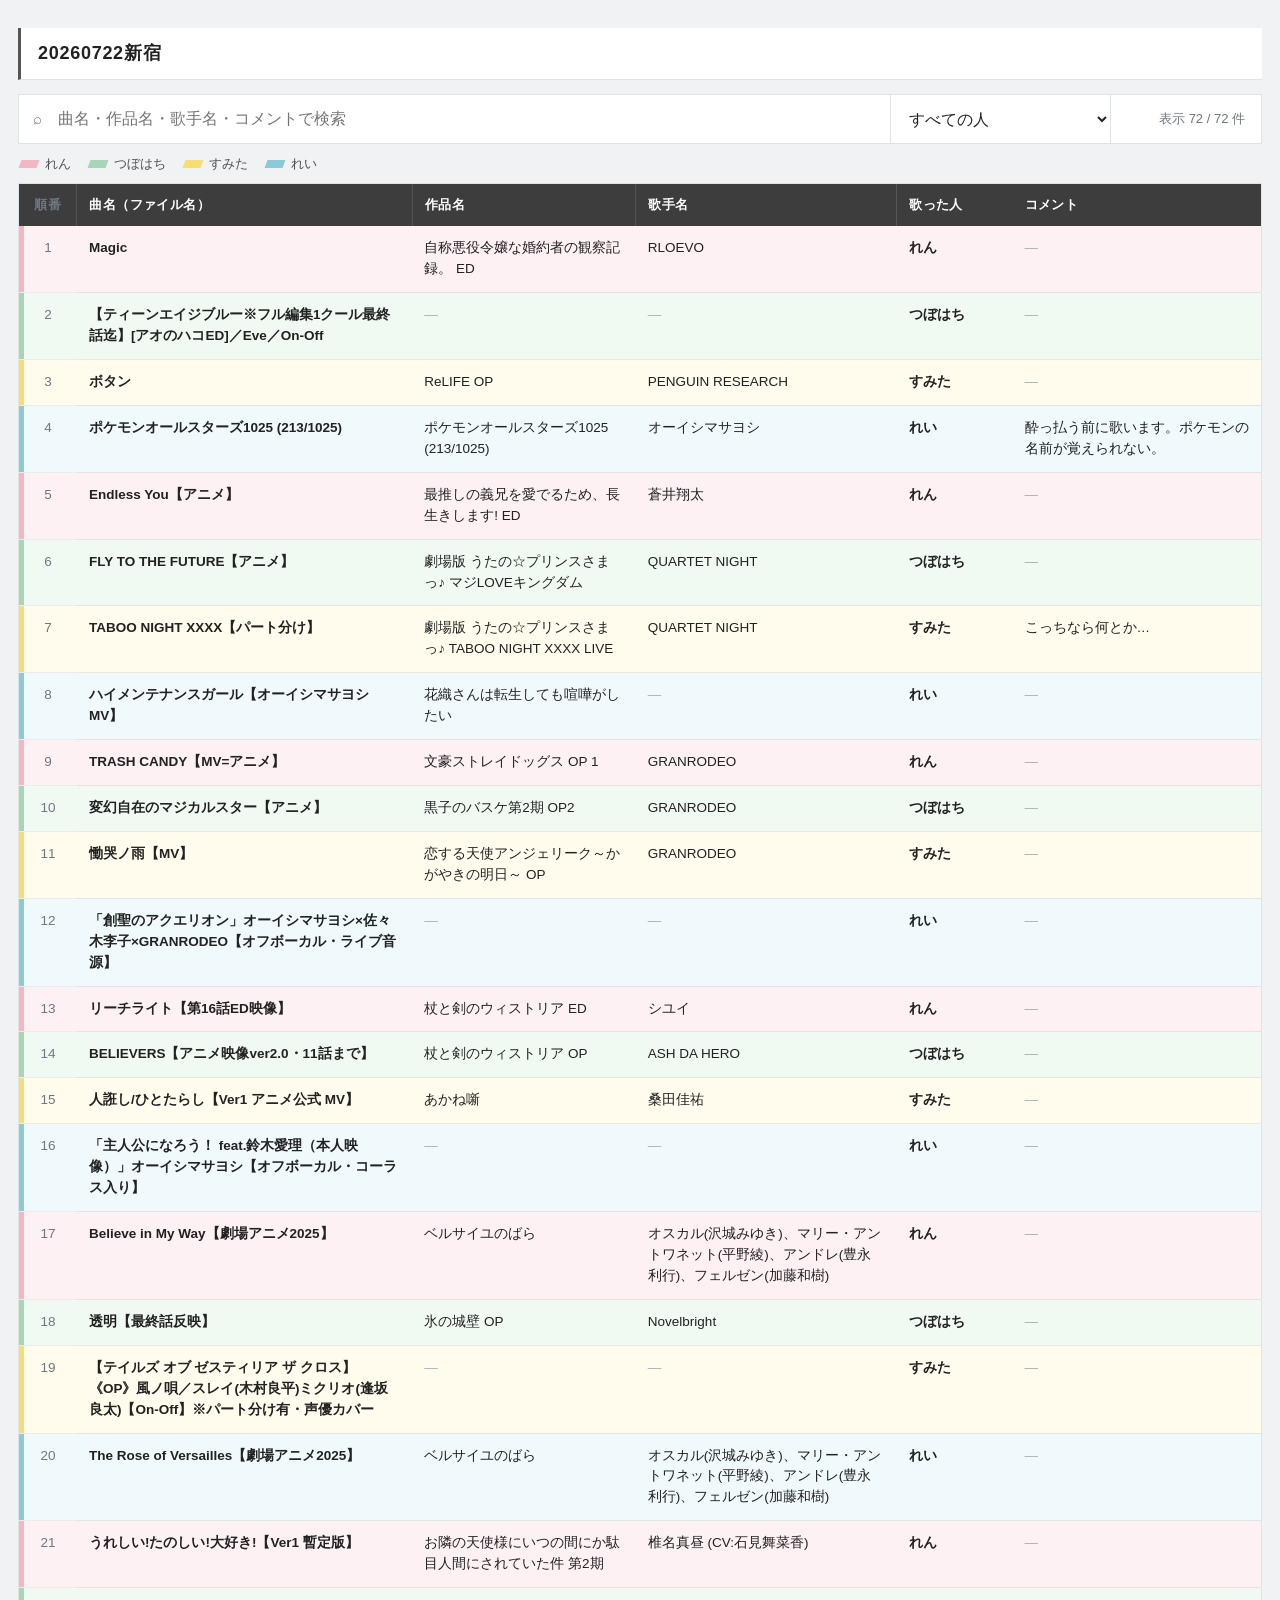
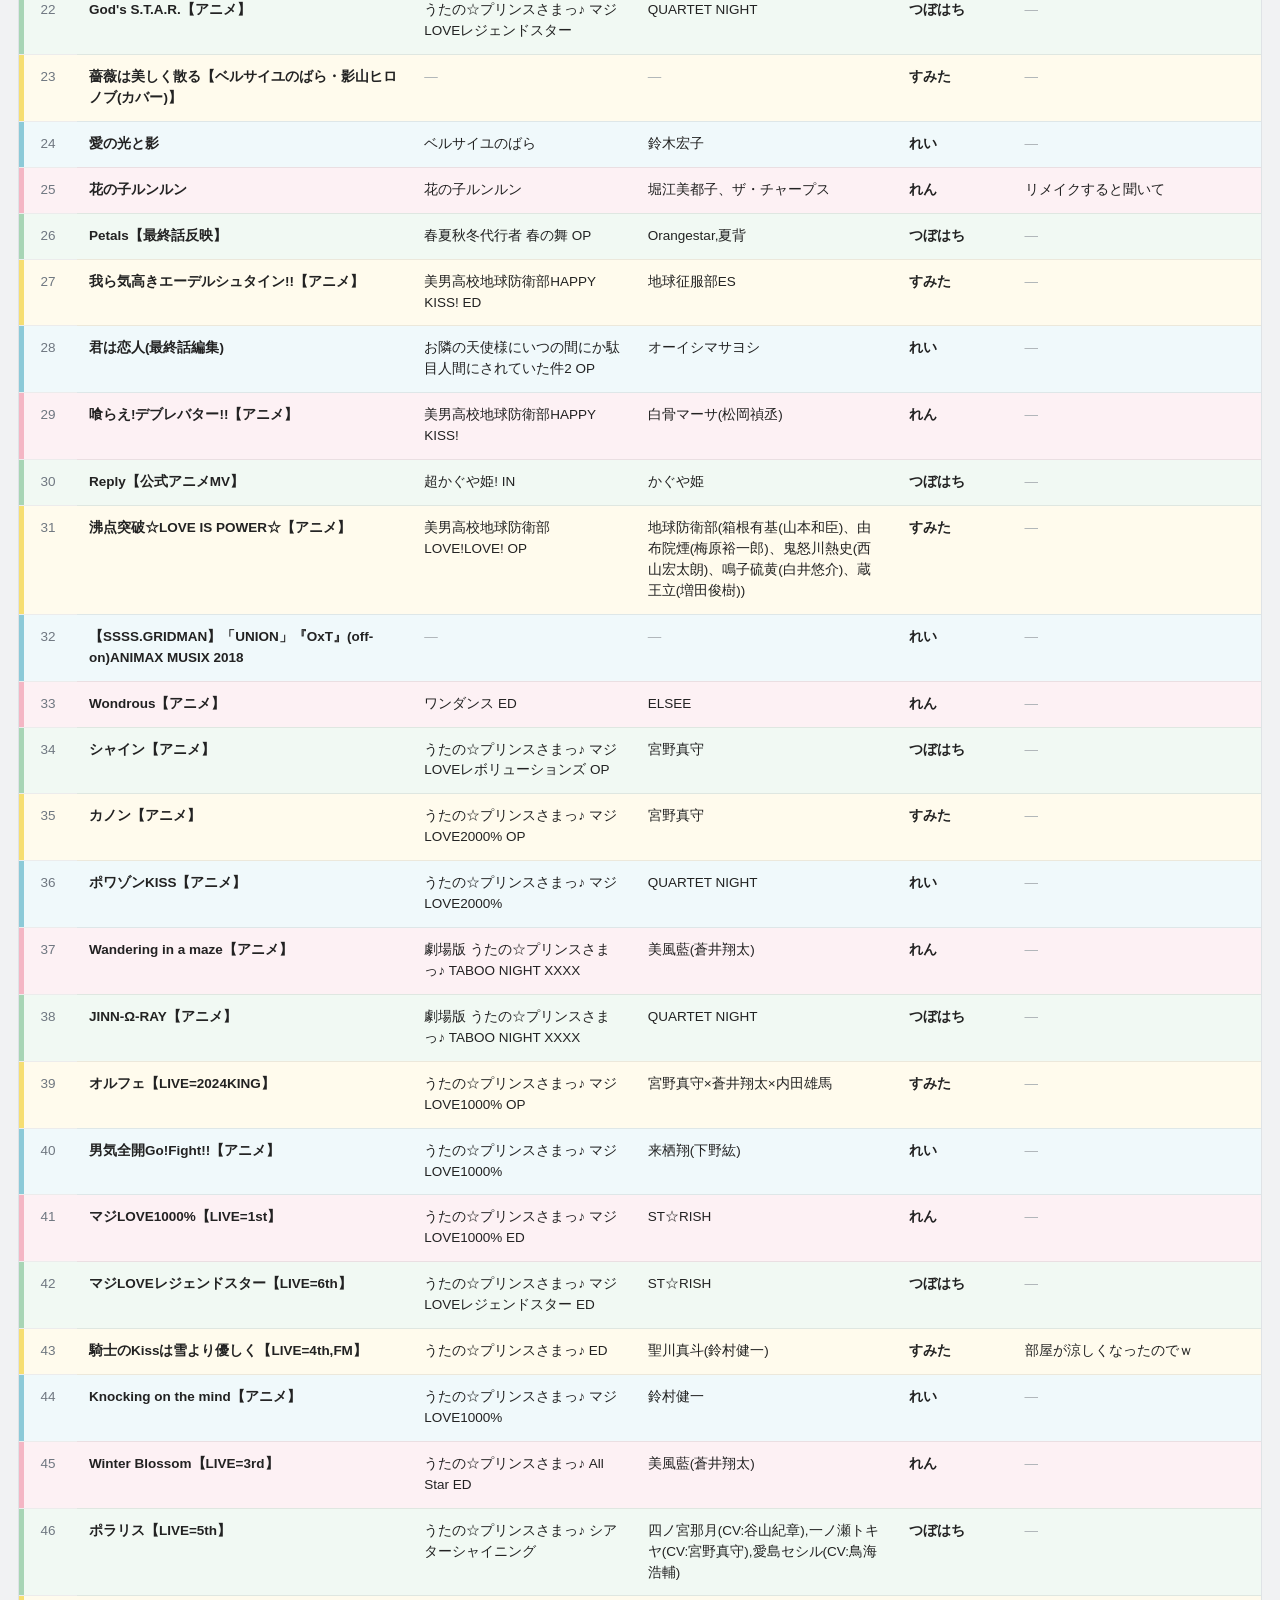
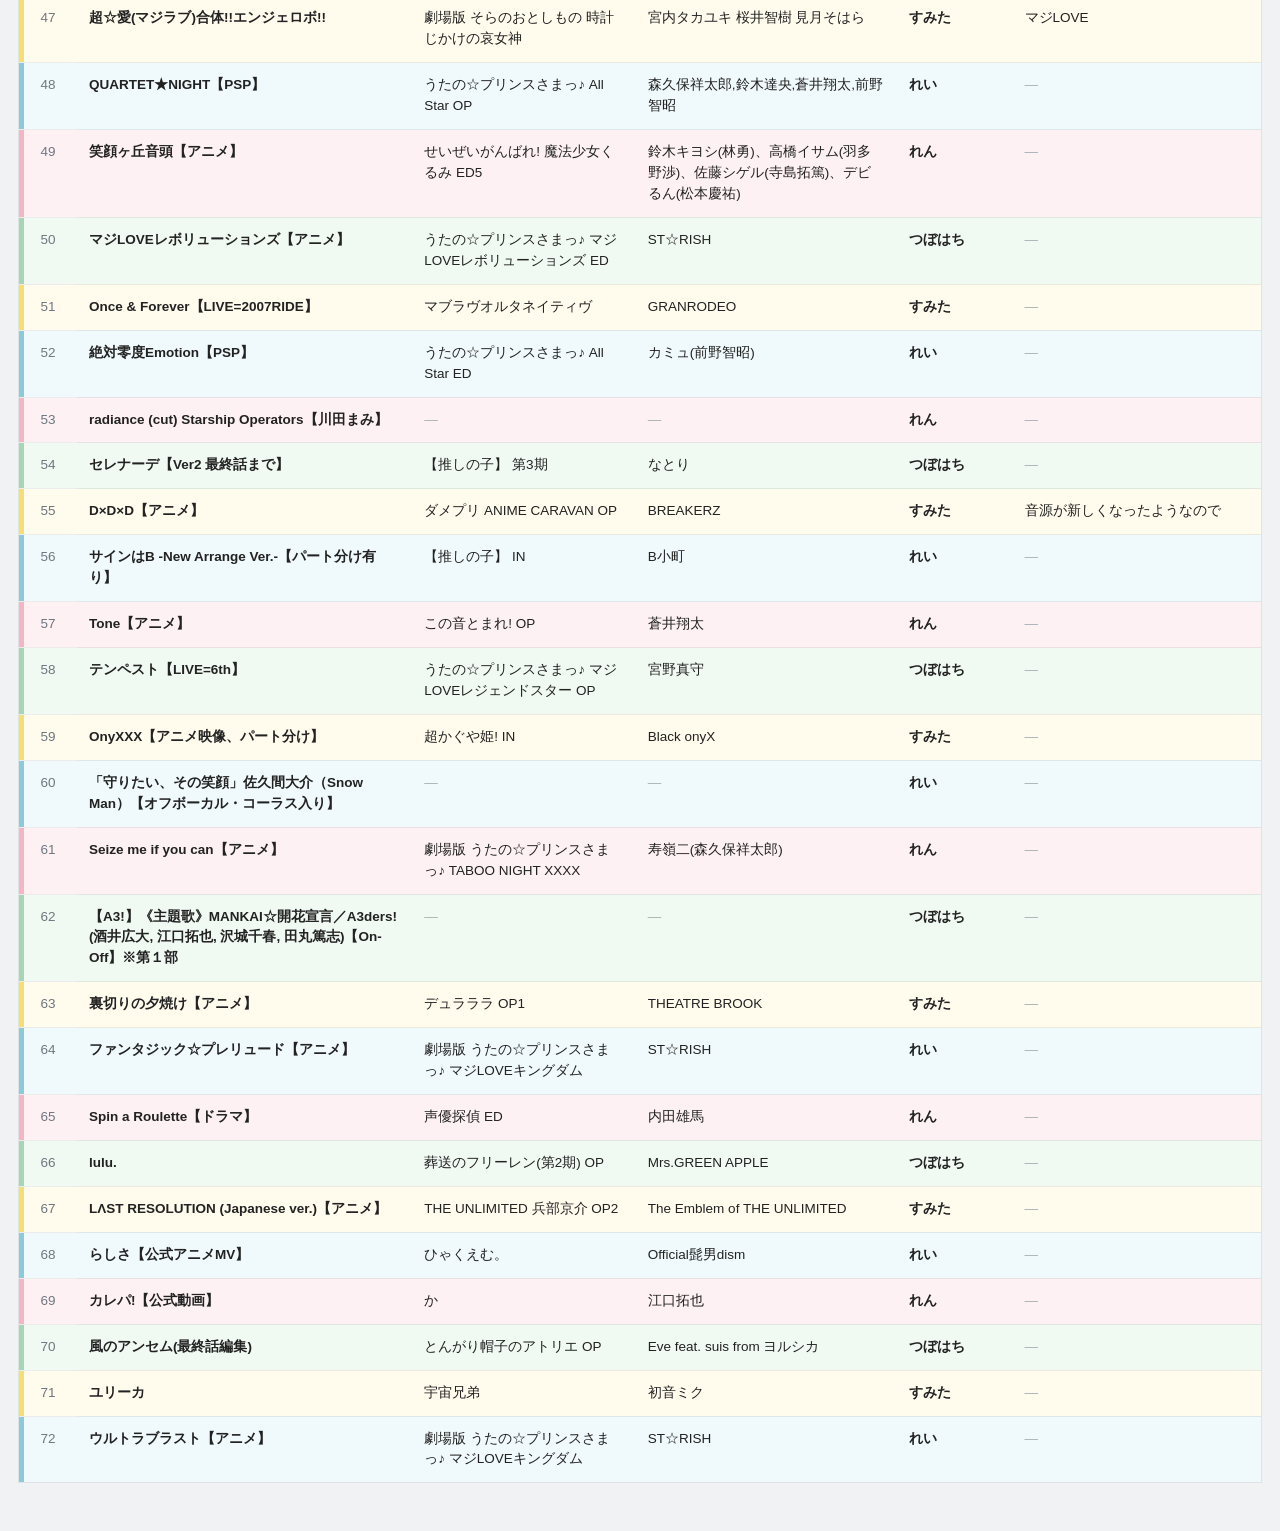
<file: 20260722_song_list.html>
<!DOCTYPE html>

<html lang="ja">
<head>
<meta charset="utf-8"/>
<meta content="width=device-width, initial-scale=1" name="viewport"/>
<title>20260722新宿</title>
<style>
    :root {
      --ink: #222222;
      --muted: #6f7780;
      --line: #dfe3e6;
      --panel: #ffffff;
      --page: #f1f2f3;
      --header: #3d3d3d;
      --accent: #8FB5DE;
    }

    * { box-sizing: border-box; }

    html {
      color: var(--ink);
      background: var(--page);
      font-family: -apple-system, BlinkMacSystemFont, "Segoe UI", "Yu Gothic UI", "Hiragino Kaku Gothic ProN", Meiryo, sans-serif;
      line-height: 1.55;
      -webkit-text-size-adjust: 100%;
    }

    body { margin: 0; }

    .page {
      width: min(1440px, calc(100% - 36px));
      margin: 28px auto 48px;
    }

    .titlebar {
      display: flex;
      align-items: center;
      justify-content: flex-start;
      min-height: 52px;
      padding: 10px 14px 10px 17px;
      background: var(--panel);
      border-left: 3px solid #555;
      border-bottom: 1px solid var(--line);
    }

    h1 {
      margin: 0;
      font-size: 18px;
      letter-spacing: .04em;
      font-weight: 700;
    }

    .toolbar {
      display: grid;
      grid-template-columns: minmax(260px, 1fr) 220px auto;
      align-items: stretch;
      gap: 0;
      margin-top: 14px;
      background: var(--panel);
      border: 1px solid var(--line);
    }

    .control {
      position: relative;
      display: flex;
      align-items: center;
      min-height: 48px;
      border-right: 1px solid var(--line);
    }

    .control:last-child { border-right: 0; }

    .search-mark {
      position: absolute;
      left: 14px;
      font-size: 15px;
      color: var(--muted);
      pointer-events: none;
    }

    input, select {
      width: 100%;
      height: 46px;
      border: 0;
      border-radius: 0;
      background: #fff;
      color: var(--ink);
      font: inherit;
      font-size: 16px;
      outline: none;
    }

    input { padding: 0 14px 0 39px; }
    select { padding: 0 36px 0 14px; cursor: pointer; }

    input:focus, select:focus { box-shadow: inset 0 -2px 0 var(--accent); }

    .result-count {
      min-width: 150px;
      justify-content: flex-end;
      padding: 0 16px;
      color: var(--muted);
      font-size: 13px;
      white-space: nowrap;
    }

    .legend {
      display: flex;
      flex-wrap: wrap;
      gap: 8px 18px;
      padding: 10px 2px 9px;
      color: #4b5157;
      font-size: 13px;
    }

    .legend-item { display: inline-flex; align-items: center; gap: 7px; }
    .legend-swatch { width: 18px; height: 8px; transform: skewX(-20deg); }

    .table-wrap {
      overflow-x: auto;
      -webkit-overflow-scrolling: touch;
      background: var(--panel);
      border: 1px solid var(--line);
    }

    table {
      width: 100%;
      min-width: 1060px;
      border-collapse: collapse;
      table-layout: fixed;
    }

    thead th {
      position: sticky;
      top: 0;
      z-index: 2;
      padding: 11px 12px;
      background: var(--header);
      color: white;
      text-align: left;
      font-size: 13px;
      letter-spacing: .03em;
      font-weight: 700;
      border-right: 1px solid #555;
    }

    thead th:last-child { border-right: 0; }

    tbody tr {
      border-bottom: 1px solid rgba(0, 0, 0, .075);
    }

    tbody tr[data-person="れん"] {
      --row-color: #fdf1f4;
      --row-hover: #fbe6eb;
    }

    tbody tr[data-person="つぼはち"] {
      --row-color: #f1f9f3;
      --row-hover: #e4f2e8;
    }

    tbody tr[data-person="すみた"] {
      --row-color: #fffbed;
      --row-hover: #fff4cc;
    }

    tbody tr[data-person="れい"] {
      --row-color: #f0f9fb;
      --row-hover: #e3f3f7;
    }

    tbody tr:last-child { border-bottom: 0; }

    /* Paint every cell explicitly so the singer cell cannot appear white. */
    tbody td {
      background-color: var(--row-color, #fff);
      transition: background-color .12s ease;
    }

    tbody tr:hover td { background-color: var(--row-hover, #f7f7f7); }

    td {
      padding: 12px 12px;
      vertical-align: top;
      font-size: 13.5px;
      overflow-wrap: anywhere;
      word-break: normal;
    }

    .col-order { width: 52px; text-align: center; color: var(--muted); }

    /* A clean, gapless person-color accent sits at the left edge of each row. */
    tbody .col-order {
      position: relative;
      font-variant-numeric: tabular-nums;
    }

    tbody .col-order::before {
      content: "";
      position: absolute;
      left: 0;
      top: 0;
      bottom: 0;
      width: 5px;
      background: var(--person-color);
    }
    .col-title { width: 27%; font-weight: 600; }
    .col-work { width: 18%; }
    .col-artist { width: 21%; }
    .col-person {
      width: 104px;
      font-weight: 700;
      border: 0;
      box-shadow: none;
    }
    .col-comment { width: 20%; }

    .person-label {
      display: inline;
      min-width: 0;
      padding: 0;
      background: transparent;
      border: 0;
      color: inherit;
      text-align: left;
      font-weight: 700;
    }

    .empty { color: #a8adb2; }

    .no-results {
      display: none;
      padding: 42px 20px;
      background: #fff;
      color: var(--muted);
      text-align: center;
      border: 1px solid var(--line);
      border-top: 0;
    }

    .song-row[hidden] { display: none !important; }

    @media (max-width: 840px) {
      .page {
        width: calc(100% - 20px);
        margin: 14px auto 32px;
      }

      .titlebar {
        min-height: 48px;
        padding: 10px 12px 10px 14px;
      }

      h1 { font-size: 17px; }

      .toolbar { grid-template-columns: 1fr; margin-top: 10px; }
      .control { border-right: 0; border-bottom: 1px solid var(--line); }
      .control:last-child { border-bottom: 0; }
      .result-count { min-width: 0; justify-content: flex-start; }

      .legend {
        flex-wrap: nowrap;
        gap: 7px 14px;
        overflow-x: auto;
        padding: 9px 2px 8px;
        white-space: nowrap;
        font-size: 12px;
      }

      table { min-width: 1000px; }
      thead th { padding: 9px 8px; font-size: 12px; }
      td { padding: 9px 8px; font-size: 12.5px; line-height: 1.5; }

      .col-order { width: 44px; }
      .col-title { width: 270px; }
      .col-work { width: 185px; }
      .col-artist { width: 205px; }
      .col-person { width: 86px; }
      .col-comment { width: 180px; }
    }

    @media print {
      html, body { background: white; }
      .page { width: 100%; margin: 0; }
      .toolbar, .legend { display: none; }
      .table-wrap { overflow: visible; border: 0; }
      table { min-width: 0; }
      thead th { position: static; }
      tbody tr:hover td { background-color: var(--row-color, #fff); }
    }
</style>
</head>
<body>
<main class="page">
<header class="titlebar">
<h1>20260722新宿</h1>

</header>
<section aria-label="絞り込み" class="toolbar">
<label class="control">
<span class="search-mark">⌕</span>
<input autocomplete="off" id="search" placeholder="曲名・作品名・歌手名・コメントで検索" type="search"/>
</label>
<label class="control">
<select aria-label="歌った人で絞り込む" id="person-filter">
<option value="">すべての人</option><option value="れん">れん</option><option value="つぼはち">つぼはち</option><option value="すみた">すみた</option><option value="れい">れい</option>
</select>
</label>
<div class="control result-count" id="result-count">表示 72 / 72 件</div>
</section>
<div aria-label="歌った人の色分け" class="legend"><span class="legend-item"><span class="legend-swatch" style="background:#F4B6C4"></span>れん</span><span class="legend-item"><span class="legend-swatch" style="background:#A8D5B5"></span>つぼはち</span><span class="legend-item"><span class="legend-swatch" style="background:#F6DE72"></span>すみた</span><span class="legend-item"><span class="legend-swatch" style="background:#8CCAD8"></span>れい</span></div>
<div class="table-wrap">
<table>
<thead>
<tr>
<th class="col-order">順番</th>
<th class="col-title">曲名（ファイル名）</th>

<th class="col-work">作品名</th>
<th class="col-artist">歌手名</th>
<th class="col-person">歌った人</th>
<th class="col-comment">コメント</th>
</tr>
</thead>
<tbody id="song-body">
<tr class="song-row" data-person="れん" data-search="1 magic 0 自称悪役令嬢な婚約者の観察記録。 ed rloevo れん " style="--person-color:#F4B6C4;">
<td class="col-order" data-label="順番">1</td>
<td class="col-title" data-label="曲名（ファイル名）">Magic</td>

<td class="col-work" data-label="作品名">自称悪役令嬢な婚約者の観察記録。 ED</td>
<td class="col-artist" data-label="歌手名">RLOEVO</td>
<td class="col-person" data-label="歌った人">れん</td>
<td class="col-comment" data-label="コメント"><span class="empty">—</span></td>
</tr>
<tr class="song-row" data-person="つぼはち" data-search="2 【ティーンエイジブルー※フル編集1クール最終話迄】[アオのハコed]／eve／on-off 0   つぼはち " style="--person-color:#A8D5B5;">
<td class="col-order" data-label="順番">2</td>
<td class="col-title" data-label="曲名（ファイル名）">【ティーンエイジブルー※フル編集1クール最終話迄】[アオのハコED]／Eve／On-Off</td>

<td class="col-work" data-label="作品名"><span class="empty">—</span></td>
<td class="col-artist" data-label="歌手名"><span class="empty">—</span></td>
<td class="col-person" data-label="歌った人">つぼはち</td>
<td class="col-comment" data-label="コメント"><span class="empty">—</span></td>
</tr>
<tr class="song-row" data-person="すみた" data-search="3 ボタン 0 relife op penguin research すみた " style="--person-color:#F6DE72;">
<td class="col-order" data-label="順番">3</td>
<td class="col-title" data-label="曲名（ファイル名）">ボタン</td>

<td class="col-work" data-label="作品名">ReLIFE OP</td>
<td class="col-artist" data-label="歌手名">PENGUIN RESEARCH</td>
<td class="col-person" data-label="歌った人">すみた</td>
<td class="col-comment" data-label="コメント"><span class="empty">—</span></td>
</tr>
<tr class="song-row" data-person="れい" data-search="4 ポケモンオールスターズ1025 (213/1025) 0 ポケモンオールスターズ1025 (213/1025) オーイシマサヨシ れい 酔っ払う前に歌います。ポケモンの名前が覚えられない。" style="--person-color:#8CCAD8;">
<td class="col-order" data-label="順番">4</td>
<td class="col-title" data-label="曲名（ファイル名）">ポケモンオールスターズ1025 (213/1025)</td>

<td class="col-work" data-label="作品名">ポケモンオールスターズ1025 (213/1025)</td>
<td class="col-artist" data-label="歌手名">オーイシマサヨシ</td>
<td class="col-person" data-label="歌った人">れい</td>
<td class="col-comment" data-label="コメント">酔っ払う前に歌います。ポケモンの名前が覚えられない。</td>
</tr>
<tr class="song-row" data-person="れん" data-search="5 endless you【アニメ】 0 最推しの義兄を愛でるため、長生きします! ed 蒼井翔太 れん " style="--person-color:#F4B6C4;">
<td class="col-order" data-label="順番">5</td>
<td class="col-title" data-label="曲名（ファイル名）">Endless You【アニメ】</td>

<td class="col-work" data-label="作品名">最推しの義兄を愛でるため、長生きします! ED</td>
<td class="col-artist" data-label="歌手名">蒼井翔太</td>
<td class="col-person" data-label="歌った人">れん</td>
<td class="col-comment" data-label="コメント"><span class="empty">—</span></td>
</tr>
<tr class="song-row" data-person="つぼはち" data-search="6 fly to the future【アニメ】 0 劇場版 うたの☆プリンスさまっ♪ マジloveキングダム quartet night つぼはち " style="--person-color:#A8D5B5;">
<td class="col-order" data-label="順番">6</td>
<td class="col-title" data-label="曲名（ファイル名）">FLY TO THE FUTURE【アニメ】</td>

<td class="col-work" data-label="作品名">劇場版 うたの☆プリンスさまっ♪ マジLOVEキングダム</td>
<td class="col-artist" data-label="歌手名">QUARTET NIGHT</td>
<td class="col-person" data-label="歌った人">つぼはち</td>
<td class="col-comment" data-label="コメント"><span class="empty">—</span></td>
</tr>
<tr class="song-row" data-person="すみた" data-search="7 taboo night xxxx【パート分け】 0 劇場版 うたの☆プリンスさまっ♪ taboo night xxxx live quartet night すみた こっちなら何とか…" style="--person-color:#F6DE72;">
<td class="col-order" data-label="順番">7</td>
<td class="col-title" data-label="曲名（ファイル名）">TABOO NIGHT XXXX【パート分け】</td>

<td class="col-work" data-label="作品名">劇場版 うたの☆プリンスさまっ♪ TABOO NIGHT XXXX LIVE</td>
<td class="col-artist" data-label="歌手名">QUARTET NIGHT</td>
<td class="col-person" data-label="歌った人">すみた</td>
<td class="col-comment" data-label="コメント">こっちなら何とか…</td>
</tr>
<tr class="song-row" data-person="れい" data-search="8 ハイメンテナンスガール【オーイシマサヨシ mv】 0 花織さんは転生しても喧嘩がしたい  れい " style="--person-color:#8CCAD8;">
<td class="col-order" data-label="順番">8</td>
<td class="col-title" data-label="曲名（ファイル名）">ハイメンテナンスガール【オーイシマサヨシ MV】</td>

<td class="col-work" data-label="作品名">花織さんは転生しても喧嘩がしたい</td>
<td class="col-artist" data-label="歌手名"><span class="empty">—</span></td>
<td class="col-person" data-label="歌った人">れい</td>
<td class="col-comment" data-label="コメント"><span class="empty">—</span></td>
</tr>
<tr class="song-row" data-person="れん" data-search="9 trash candy【mv=アニメ】 0 文豪ストレイドッグス op 1 granrodeo れん " style="--person-color:#F4B6C4;">
<td class="col-order" data-label="順番">9</td>
<td class="col-title" data-label="曲名（ファイル名）">TRASH CANDY【MV=アニメ】</td>

<td class="col-work" data-label="作品名">文豪ストレイドッグス OP 1</td>
<td class="col-artist" data-label="歌手名">GRANRODEO</td>
<td class="col-person" data-label="歌った人">れん</td>
<td class="col-comment" data-label="コメント"><span class="empty">—</span></td>
</tr>
<tr class="song-row" data-person="つぼはち" data-search="10 変幻自在のマジカルスター【アニメ】 0 黒子のバスケ第2期 op2 granrodeo つぼはち " style="--person-color:#A8D5B5;">
<td class="col-order" data-label="順番">10</td>
<td class="col-title" data-label="曲名（ファイル名）">変幻自在のマジカルスター【アニメ】</td>

<td class="col-work" data-label="作品名">黒子のバスケ第2期 OP2</td>
<td class="col-artist" data-label="歌手名">GRANRODEO</td>
<td class="col-person" data-label="歌った人">つぼはち</td>
<td class="col-comment" data-label="コメント"><span class="empty">—</span></td>
</tr>
<tr class="song-row" data-person="すみた" data-search="11 慟哭ノ雨【mv】 0 恋する天使アンジェリーク～かがやきの明日～ op granrodeo すみた " style="--person-color:#F6DE72;">
<td class="col-order" data-label="順番">11</td>
<td class="col-title" data-label="曲名（ファイル名）">慟哭ノ雨【MV】</td>

<td class="col-work" data-label="作品名">恋する天使アンジェリーク～かがやきの明日～ OP</td>
<td class="col-artist" data-label="歌手名">GRANRODEO</td>
<td class="col-person" data-label="歌った人">すみた</td>
<td class="col-comment" data-label="コメント"><span class="empty">—</span></td>
</tr>
<tr class="song-row" data-person="れい" data-search="12 「創聖のアクエリオン」オーイシマサヨシ×佐々木李子×granrodeo【オフボーカル・ライブ音源】 0   れい " style="--person-color:#8CCAD8;">
<td class="col-order" data-label="順番">12</td>
<td class="col-title" data-label="曲名（ファイル名）">「創聖のアクエリオン」オーイシマサヨシ×佐々木李子×GRANRODEO【オフボーカル・ライブ音源】</td>

<td class="col-work" data-label="作品名"><span class="empty">—</span></td>
<td class="col-artist" data-label="歌手名"><span class="empty">—</span></td>
<td class="col-person" data-label="歌った人">れい</td>
<td class="col-comment" data-label="コメント"><span class="empty">—</span></td>
</tr>
<tr class="song-row" data-person="れん" data-search="13 リーチライト【第16話ed映像】 -1 杖と剣のウィストリア ed シユイ れん " style="--person-color:#F4B6C4;">
<td class="col-order" data-label="順番">13</td>
<td class="col-title" data-label="曲名（ファイル名）">リーチライト【第16話ED映像】</td>

<td class="col-work" data-label="作品名">杖と剣のウィストリア ED</td>
<td class="col-artist" data-label="歌手名">シユイ</td>
<td class="col-person" data-label="歌った人">れん</td>
<td class="col-comment" data-label="コメント"><span class="empty">—</span></td>
</tr>
<tr class="song-row" data-person="つぼはち" data-search="14 believers【アニメ映像ver2.0・11話まで】 0 杖と剣のウィストリア op ash da hero つぼはち " style="--person-color:#A8D5B5;">
<td class="col-order" data-label="順番">14</td>
<td class="col-title" data-label="曲名（ファイル名）">BELIEVERS【アニメ映像ver2.0・11話まで】</td>

<td class="col-work" data-label="作品名">杖と剣のウィストリア OP</td>
<td class="col-artist" data-label="歌手名">ASH DA HERO</td>
<td class="col-person" data-label="歌った人">つぼはち</td>
<td class="col-comment" data-label="コメント"><span class="empty">—</span></td>
</tr>
<tr class="song-row" data-person="すみた" data-search="15 人誑し/ひとたらし【ver1 アニメ公式 mv】 0 あかね噺 桑田佳祐 すみた " style="--person-color:#F6DE72;">
<td class="col-order" data-label="順番">15</td>
<td class="col-title" data-label="曲名（ファイル名）">人誑し/ひとたらし【Ver1 アニメ公式 MV】</td>

<td class="col-work" data-label="作品名">あかね噺</td>
<td class="col-artist" data-label="歌手名">桑田佳祐</td>
<td class="col-person" data-label="歌った人">すみた</td>
<td class="col-comment" data-label="コメント"><span class="empty">—</span></td>
</tr>
<tr class="song-row" data-person="れい" data-search="16 「主人公になろう！ feat.鈴木愛理（本人映像）」オーイシマサヨシ【オフボーカル・コーラス入り】 0   れい " style="--person-color:#8CCAD8;">
<td class="col-order" data-label="順番">16</td>
<td class="col-title" data-label="曲名（ファイル名）">「主人公になろう！ feat.鈴木愛理（本人映像）」オーイシマサヨシ【オフボーカル・コーラス入り】</td>

<td class="col-work" data-label="作品名"><span class="empty">—</span></td>
<td class="col-artist" data-label="歌手名"><span class="empty">—</span></td>
<td class="col-person" data-label="歌った人">れい</td>
<td class="col-comment" data-label="コメント"><span class="empty">—</span></td>
</tr>
<tr class="song-row" data-person="れん" data-search="17 believe in my way【劇場アニメ2025】 0 ベルサイユのばら オスカル(沢城みゆき)、マリー・アントワネット(平野綾)、アンドレ(豊永利行)、フェルゼン(加藤和樹) れん " style="--person-color:#F4B6C4;">
<td class="col-order" data-label="順番">17</td>
<td class="col-title" data-label="曲名（ファイル名）">Believe in My Way【劇場アニメ2025】</td>

<td class="col-work" data-label="作品名">ベルサイユのばら</td>
<td class="col-artist" data-label="歌手名">オスカル(沢城みゆき)、マリー・アントワネット(平野綾)、アンドレ(豊永利行)、フェルゼン(加藤和樹)</td>
<td class="col-person" data-label="歌った人">れん</td>
<td class="col-comment" data-label="コメント"><span class="empty">—</span></td>
</tr>
<tr class="song-row" data-person="つぼはち" data-search="18 透明【最終話反映】 0 氷の城壁 op novelbright つぼはち " style="--person-color:#A8D5B5;">
<td class="col-order" data-label="順番">18</td>
<td class="col-title" data-label="曲名（ファイル名）">透明【最終話反映】</td>

<td class="col-work" data-label="作品名">氷の城壁 OP</td>
<td class="col-artist" data-label="歌手名">Novelbright</td>
<td class="col-person" data-label="歌った人">つぼはち</td>
<td class="col-comment" data-label="コメント"><span class="empty">—</span></td>
</tr>
<tr class="song-row" data-person="すみた" data-search="19 【テイルズ オブ ゼスティリア ザ クロス】《op》風ノ唄／スレイ(木村良平)ミクリオ(逢坂良太)【on-off】※パート分け有・声優カバー 0   すみた " style="--person-color:#F6DE72;">
<td class="col-order" data-label="順番">19</td>
<td class="col-title" data-label="曲名（ファイル名）">【テイルズ オブ ゼスティリア ザ クロス】《OP》風ノ唄／スレイ(木村良平)ミクリオ(逢坂良太)【On-Off】※パート分け有・声優カバー</td>

<td class="col-work" data-label="作品名"><span class="empty">—</span></td>
<td class="col-artist" data-label="歌手名"><span class="empty">—</span></td>
<td class="col-person" data-label="歌った人">すみた</td>
<td class="col-comment" data-label="コメント"><span class="empty">—</span></td>
</tr>
<tr class="song-row" data-person="れい" data-search="20 the rose of versailles【劇場アニメ2025】 0 ベルサイユのばら オスカル(沢城みゆき)、マリー・アントワネット(平野綾)、アンドレ(豊永利行)、フェルゼン(加藤和樹) れい " style="--person-color:#8CCAD8;">
<td class="col-order" data-label="順番">20</td>
<td class="col-title" data-label="曲名（ファイル名）">The Rose of Versailles【劇場アニメ2025】</td>

<td class="col-work" data-label="作品名">ベルサイユのばら</td>
<td class="col-artist" data-label="歌手名">オスカル(沢城みゆき)、マリー・アントワネット(平野綾)、アンドレ(豊永利行)、フェルゼン(加藤和樹)</td>
<td class="col-person" data-label="歌った人">れい</td>
<td class="col-comment" data-label="コメント"><span class="empty">—</span></td>
</tr>
<tr class="song-row" data-person="れん" data-search="21 うれしい!たのしい!大好き!【ver1 暫定版】 0 お隣の天使様にいつの間にか駄目人間にされていた件 第2期 椎名真昼 (cv:石見舞菜香) れん " style="--person-color:#F4B6C4;">
<td class="col-order" data-label="順番">21</td>
<td class="col-title" data-label="曲名（ファイル名）">うれしい!たのしい!大好き!【Ver1 暫定版】</td>

<td class="col-work" data-label="作品名">お隣の天使様にいつの間にか駄目人間にされていた件 第2期</td>
<td class="col-artist" data-label="歌手名">椎名真昼 (CV:石見舞菜香)</td>
<td class="col-person" data-label="歌った人">れん</td>
<td class="col-comment" data-label="コメント"><span class="empty">—</span></td>
</tr>
<tr class="song-row" data-person="つぼはち" data-search="22 god's s.t.a.r.【アニメ】 0 うたの☆プリンスさまっ♪ マジloveレジェンドスター quartet night つぼはち " style="--person-color:#A8D5B5;">
<td class="col-order" data-label="順番">22</td>
<td class="col-title" data-label="曲名（ファイル名）">God's S.T.A.R.【アニメ】</td>

<td class="col-work" data-label="作品名">うたの☆プリンスさまっ♪ マジLOVEレジェンドスター</td>
<td class="col-artist" data-label="歌手名">QUARTET NIGHT</td>
<td class="col-person" data-label="歌った人">つぼはち</td>
<td class="col-comment" data-label="コメント"><span class="empty">—</span></td>
</tr>
<tr class="song-row" data-person="すみた" data-search="23 薔薇は美しく散る【ベルサイユのばら・影山ヒロノブ(カバー)】 0   すみた " style="--person-color:#F6DE72;">
<td class="col-order" data-label="順番">23</td>
<td class="col-title" data-label="曲名（ファイル名）">薔薇は美しく散る【ベルサイユのばら・影山ヒロノブ(カバー)】</td>

<td class="col-work" data-label="作品名"><span class="empty">—</span></td>
<td class="col-artist" data-label="歌手名"><span class="empty">—</span></td>
<td class="col-person" data-label="歌った人">すみた</td>
<td class="col-comment" data-label="コメント"><span class="empty">—</span></td>
</tr>
<tr class="song-row" data-person="れい" data-search="24 愛の光と影 0 ベルサイユのばら 鈴木宏子 れい " style="--person-color:#8CCAD8;">
<td class="col-order" data-label="順番">24</td>
<td class="col-title" data-label="曲名（ファイル名）">愛の光と影</td>

<td class="col-work" data-label="作品名">ベルサイユのばら</td>
<td class="col-artist" data-label="歌手名">鈴木宏子</td>
<td class="col-person" data-label="歌った人">れい</td>
<td class="col-comment" data-label="コメント"><span class="empty">—</span></td>
</tr>
<tr class="song-row" data-person="れん" data-search="25 花の子ルンルン 0 花の子ルンルン 堀江美都子、ザ・チャープス れん リメイクすると聞いて" style="--person-color:#F4B6C4;">
<td class="col-order" data-label="順番">25</td>
<td class="col-title" data-label="曲名（ファイル名）">花の子ルンルン</td>

<td class="col-work" data-label="作品名">花の子ルンルン</td>
<td class="col-artist" data-label="歌手名">堀江美都子、ザ・チャープス</td>
<td class="col-person" data-label="歌った人">れん</td>
<td class="col-comment" data-label="コメント">リメイクすると聞いて</td>
</tr>
<tr class="song-row" data-person="つぼはち" data-search="26 petals【最終話反映】 -3 春夏秋冬代行者 春の舞 op orangestar,夏背 つぼはち " style="--person-color:#A8D5B5;">
<td class="col-order" data-label="順番">26</td>
<td class="col-title" data-label="曲名（ファイル名）">Petals【最終話反映】</td>

<td class="col-work" data-label="作品名">春夏秋冬代行者 春の舞 OP</td>
<td class="col-artist" data-label="歌手名">Orangestar,夏背</td>
<td class="col-person" data-label="歌った人">つぼはち</td>
<td class="col-comment" data-label="コメント"><span class="empty">—</span></td>
</tr>
<tr class="song-row" data-person="すみた" data-search="27 我ら気高きエーデルシュタイン!!【アニメ】 0 美男高校地球防衛部happy kiss! ed 地球征服部es すみた " style="--person-color:#F6DE72;">
<td class="col-order" data-label="順番">27</td>
<td class="col-title" data-label="曲名（ファイル名）">我ら気高きエーデルシュタイン!!【アニメ】</td>

<td class="col-work" data-label="作品名">美男高校地球防衛部HAPPY KISS! ED</td>
<td class="col-artist" data-label="歌手名">地球征服部ES</td>
<td class="col-person" data-label="歌った人">すみた</td>
<td class="col-comment" data-label="コメント"><span class="empty">—</span></td>
</tr>
<tr class="song-row" data-person="れい" data-search="28 君は恋人(最終話編集) 0 お隣の天使様にいつの間にか駄目人間にされていた件2 op オーイシマサヨシ れい " style="--person-color:#8CCAD8;">
<td class="col-order" data-label="順番">28</td>
<td class="col-title" data-label="曲名（ファイル名）">君は恋人(最終話編集)</td>

<td class="col-work" data-label="作品名">お隣の天使様にいつの間にか駄目人間にされていた件2 OP</td>
<td class="col-artist" data-label="歌手名">オーイシマサヨシ</td>
<td class="col-person" data-label="歌った人">れい</td>
<td class="col-comment" data-label="コメント"><span class="empty">—</span></td>
</tr>
<tr class="song-row" data-person="れん" data-search="29 喰らえ!デブレバター!!【アニメ】 0 美男高校地球防衛部happy kiss! 白骨マーサ(松岡禎丞) れん " style="--person-color:#F4B6C4;">
<td class="col-order" data-label="順番">29</td>
<td class="col-title" data-label="曲名（ファイル名）">喰らえ!デブレバター!!【アニメ】</td>

<td class="col-work" data-label="作品名">美男高校地球防衛部HAPPY KISS!</td>
<td class="col-artist" data-label="歌手名">白骨マーサ(松岡禎丞)</td>
<td class="col-person" data-label="歌った人">れん</td>
<td class="col-comment" data-label="コメント"><span class="empty">—</span></td>
</tr>
<tr class="song-row" data-person="つぼはち" data-search="30 reply【公式アニメmv】 -3 超かぐや姫! in かぐや姫 つぼはち " style="--person-color:#A8D5B5;">
<td class="col-order" data-label="順番">30</td>
<td class="col-title" data-label="曲名（ファイル名）">Reply【公式アニメMV】</td>

<td class="col-work" data-label="作品名">超かぐや姫! IN</td>
<td class="col-artist" data-label="歌手名">かぐや姫</td>
<td class="col-person" data-label="歌った人">つぼはち</td>
<td class="col-comment" data-label="コメント"><span class="empty">—</span></td>
</tr>
<tr class="song-row" data-person="すみた" data-search="31 沸点突破☆love is power☆【アニメ】 0 美男高校地球防衛部love!love! op 地球防衛部(箱根有基(山本和臣)、由布院煙(梅原裕一郎)、鬼怒川熱史(西山宏太朗)、鳴子硫黄(白井悠介)、蔵王立(増田俊樹)) すみた " style="--person-color:#F6DE72;">
<td class="col-order" data-label="順番">31</td>
<td class="col-title" data-label="曲名（ファイル名）">沸点突破☆LOVE IS POWER☆【アニメ】</td>

<td class="col-work" data-label="作品名">美男高校地球防衛部LOVE!LOVE! OP</td>
<td class="col-artist" data-label="歌手名">地球防衛部(箱根有基(山本和臣)、由布院煙(梅原裕一郎)、鬼怒川熱史(西山宏太朗)、鳴子硫黄(白井悠介)、蔵王立(増田俊樹))</td>
<td class="col-person" data-label="歌った人">すみた</td>
<td class="col-comment" data-label="コメント"><span class="empty">—</span></td>
</tr>
<tr class="song-row" data-person="れい" data-search="32 【ssss.gridman】「union」『oxt』(off-on)animax musix 2018 0   れい " style="--person-color:#8CCAD8;">
<td class="col-order" data-label="順番">32</td>
<td class="col-title" data-label="曲名（ファイル名）">【SSSS.GRIDMAN】「UNION」『OxT』(off-on)ANIMAX MUSIX 2018</td>

<td class="col-work" data-label="作品名"><span class="empty">—</span></td>
<td class="col-artist" data-label="歌手名"><span class="empty">—</span></td>
<td class="col-person" data-label="歌った人">れい</td>
<td class="col-comment" data-label="コメント"><span class="empty">—</span></td>
</tr>
<tr class="song-row" data-person="れん" data-search="33 wondrous【アニメ】 0 ワンダンス ed elsee れん " style="--person-color:#F4B6C4;">
<td class="col-order" data-label="順番">33</td>
<td class="col-title" data-label="曲名（ファイル名）">Wondrous【アニメ】</td>

<td class="col-work" data-label="作品名">ワンダンス ED</td>
<td class="col-artist" data-label="歌手名">ELSEE</td>
<td class="col-person" data-label="歌った人">れん</td>
<td class="col-comment" data-label="コメント"><span class="empty">—</span></td>
</tr>
<tr class="song-row" data-person="つぼはち" data-search="34 シャイン【アニメ】 0 うたの☆プリンスさまっ♪ マジloveレボリューションズ op 宮野真守 つぼはち " style="--person-color:#A8D5B5;">
<td class="col-order" data-label="順番">34</td>
<td class="col-title" data-label="曲名（ファイル名）">シャイン【アニメ】</td>

<td class="col-work" data-label="作品名">うたの☆プリンスさまっ♪ マジLOVEレボリューションズ OP</td>
<td class="col-artist" data-label="歌手名">宮野真守</td>
<td class="col-person" data-label="歌った人">つぼはち</td>
<td class="col-comment" data-label="コメント"><span class="empty">—</span></td>
</tr>
<tr class="song-row" data-person="すみた" data-search="35 カノン【アニメ】 0 うたの☆プリンスさまっ♪ マジlove2000% op 宮野真守 すみた " style="--person-color:#F6DE72;">
<td class="col-order" data-label="順番">35</td>
<td class="col-title" data-label="曲名（ファイル名）">カノン【アニメ】</td>

<td class="col-work" data-label="作品名">うたの☆プリンスさまっ♪ マジLOVE2000% OP</td>
<td class="col-artist" data-label="歌手名">宮野真守</td>
<td class="col-person" data-label="歌った人">すみた</td>
<td class="col-comment" data-label="コメント"><span class="empty">—</span></td>
</tr>
<tr class="song-row" data-person="れい" data-search="36 ポワゾンkiss【アニメ】 0 うたの☆プリンスさまっ♪ マジlove2000% quartet night れい " style="--person-color:#8CCAD8;">
<td class="col-order" data-label="順番">36</td>
<td class="col-title" data-label="曲名（ファイル名）">ポワゾンKISS【アニメ】</td>

<td class="col-work" data-label="作品名">うたの☆プリンスさまっ♪ マジLOVE2000%</td>
<td class="col-artist" data-label="歌手名">QUARTET NIGHT</td>
<td class="col-person" data-label="歌った人">れい</td>
<td class="col-comment" data-label="コメント"><span class="empty">—</span></td>
</tr>
<tr class="song-row" data-person="れん" data-search="37 wandering in a maze【アニメ】 0 劇場版 うたの☆プリンスさまっ♪ taboo night xxxx 美風藍(蒼井翔太) れん " style="--person-color:#F4B6C4;">
<td class="col-order" data-label="順番">37</td>
<td class="col-title" data-label="曲名（ファイル名）">Wandering in a maze【アニメ】</td>

<td class="col-work" data-label="作品名">劇場版 うたの☆プリンスさまっ♪ TABOO NIGHT XXXX</td>
<td class="col-artist" data-label="歌手名">美風藍(蒼井翔太)</td>
<td class="col-person" data-label="歌った人">れん</td>
<td class="col-comment" data-label="コメント"><span class="empty">—</span></td>
</tr>
<tr class="song-row" data-person="つぼはち" data-search="38 jinn-ω-ray【アニメ】 0 劇場版 うたの☆プリンスさまっ♪ taboo night xxxx quartet night つぼはち " style="--person-color:#A8D5B5;">
<td class="col-order" data-label="順番">38</td>
<td class="col-title" data-label="曲名（ファイル名）">JINN-Ω-RAY【アニメ】</td>

<td class="col-work" data-label="作品名">劇場版 うたの☆プリンスさまっ♪ TABOO NIGHT XXXX</td>
<td class="col-artist" data-label="歌手名">QUARTET NIGHT</td>
<td class="col-person" data-label="歌った人">つぼはち</td>
<td class="col-comment" data-label="コメント"><span class="empty">—</span></td>
</tr>
<tr class="song-row" data-person="すみた" data-search="39 オルフェ【live=2024king】 0 うたの☆プリンスさまっ♪ マジlove1000% op 宮野真守×蒼井翔太×内田雄馬 すみた " style="--person-color:#F6DE72;">
<td class="col-order" data-label="順番">39</td>
<td class="col-title" data-label="曲名（ファイル名）">オルフェ【LIVE=2024KING】</td>

<td class="col-work" data-label="作品名">うたの☆プリンスさまっ♪ マジLOVE1000% OP</td>
<td class="col-artist" data-label="歌手名">宮野真守×蒼井翔太×内田雄馬</td>
<td class="col-person" data-label="歌った人">すみた</td>
<td class="col-comment" data-label="コメント"><span class="empty">—</span></td>
</tr>
<tr class="song-row" data-person="れい" data-search="40 男気全開go!fight!!【アニメ】 0 うたの☆プリンスさまっ♪ マジlove1000% 来栖翔(下野紘) れい " style="--person-color:#8CCAD8;">
<td class="col-order" data-label="順番">40</td>
<td class="col-title" data-label="曲名（ファイル名）">男気全開Go!Fight!!【アニメ】</td>

<td class="col-work" data-label="作品名">うたの☆プリンスさまっ♪ マジLOVE1000%</td>
<td class="col-artist" data-label="歌手名">来栖翔(下野紘)</td>
<td class="col-person" data-label="歌った人">れい</td>
<td class="col-comment" data-label="コメント"><span class="empty">—</span></td>
</tr>
<tr class="song-row" data-person="れん" data-search="41 マジlove1000%【live=1st】 0 うたの☆プリンスさまっ♪ マジlove1000% ed st☆rish れん " style="--person-color:#F4B6C4;">
<td class="col-order" data-label="順番">41</td>
<td class="col-title" data-label="曲名（ファイル名）">マジLOVE1000%【LIVE=1st】</td>

<td class="col-work" data-label="作品名">うたの☆プリンスさまっ♪ マジLOVE1000% ED</td>
<td class="col-artist" data-label="歌手名">ST☆RISH</td>
<td class="col-person" data-label="歌った人">れん</td>
<td class="col-comment" data-label="コメント"><span class="empty">—</span></td>
</tr>
<tr class="song-row" data-person="つぼはち" data-search="42 マジloveレジェンドスター【live=6th】 0 うたの☆プリンスさまっ♪ マジloveレジェンドスター ed st☆rish つぼはち " style="--person-color:#A8D5B5;">
<td class="col-order" data-label="順番">42</td>
<td class="col-title" data-label="曲名（ファイル名）">マジLOVEレジェンドスター【LIVE=6th】</td>

<td class="col-work" data-label="作品名">うたの☆プリンスさまっ♪ マジLOVEレジェンドスター ED</td>
<td class="col-artist" data-label="歌手名">ST☆RISH</td>
<td class="col-person" data-label="歌った人">つぼはち</td>
<td class="col-comment" data-label="コメント"><span class="empty">—</span></td>
</tr>
<tr class="song-row" data-person="すみた" data-search="43 騎士のkissは雪より優しく【live=4th,fm】 0 うたの☆プリンスさまっ♪ ed 聖川真斗(鈴村健一) すみた 部屋が涼しくなったのでｗ" style="--person-color:#F6DE72;">
<td class="col-order" data-label="順番">43</td>
<td class="col-title" data-label="曲名（ファイル名）">騎士のKissは雪より優しく【LIVE=4th,FM】</td>

<td class="col-work" data-label="作品名">うたの☆プリンスさまっ♪ ED</td>
<td class="col-artist" data-label="歌手名">聖川真斗(鈴村健一)</td>
<td class="col-person" data-label="歌った人">すみた</td>
<td class="col-comment" data-label="コメント">部屋が涼しくなったのでｗ</td>
</tr>
<tr class="song-row" data-person="れい" data-search="44 knocking on the mind【アニメ】 0 うたの☆プリンスさまっ♪ マジlove1000% 鈴村健一 れい " style="--person-color:#8CCAD8;">
<td class="col-order" data-label="順番">44</td>
<td class="col-title" data-label="曲名（ファイル名）">Knocking on the mind【アニメ】</td>

<td class="col-work" data-label="作品名">うたの☆プリンスさまっ♪ マジLOVE1000%</td>
<td class="col-artist" data-label="歌手名">鈴村健一</td>
<td class="col-person" data-label="歌った人">れい</td>
<td class="col-comment" data-label="コメント"><span class="empty">—</span></td>
</tr>
<tr class="song-row" data-person="れん" data-search="45 winter blossom【live=3rd】 0 うたの☆プリンスさまっ♪ all star ed 美風藍(蒼井翔太) れん " style="--person-color:#F4B6C4;">
<td class="col-order" data-label="順番">45</td>
<td class="col-title" data-label="曲名（ファイル名）">Winter Blossom【LIVE=3rd】</td>

<td class="col-work" data-label="作品名">うたの☆プリンスさまっ♪ All Star ED</td>
<td class="col-artist" data-label="歌手名">美風藍(蒼井翔太)</td>
<td class="col-person" data-label="歌った人">れん</td>
<td class="col-comment" data-label="コメント"><span class="empty">—</span></td>
</tr>
<tr class="song-row" data-person="つぼはち" data-search="46 ポラリス【live=5th】 0 うたの☆プリンスさまっ♪ シアターシャイニング 四ノ宮那月(cv:谷山紀章),一ノ瀬トキヤ(cv:宮野真守),愛島セシル(cv:鳥海浩輔) つぼはち " style="--person-color:#A8D5B5;">
<td class="col-order" data-label="順番">46</td>
<td class="col-title" data-label="曲名（ファイル名）">ポラリス【LIVE=5th】</td>

<td class="col-work" data-label="作品名">うたの☆プリンスさまっ♪ シアターシャイニング</td>
<td class="col-artist" data-label="歌手名">四ノ宮那月(CV:谷山紀章),一ノ瀬トキヤ(CV:宮野真守),愛島セシル(CV:鳥海浩輔)</td>
<td class="col-person" data-label="歌った人">つぼはち</td>
<td class="col-comment" data-label="コメント"><span class="empty">—</span></td>
</tr>
<tr class="song-row" data-person="すみた" data-search="47 超☆愛(マジラブ)合体!!エンジェロボ!! 0 劇場版 そらのおとしもの 時計じかけの哀女神 宮内タカユキ 桜井智樹 見月そはら すみた マジlove" style="--person-color:#F6DE72;">
<td class="col-order" data-label="順番">47</td>
<td class="col-title" data-label="曲名（ファイル名）">超☆愛(マジラブ)合体!!エンジェロボ!!</td>

<td class="col-work" data-label="作品名">劇場版 そらのおとしもの 時計じかけの哀女神</td>
<td class="col-artist" data-label="歌手名">宮内タカユキ 桜井智樹 見月そはら</td>
<td class="col-person" data-label="歌った人">すみた</td>
<td class="col-comment" data-label="コメント">マジLOVE</td>
</tr>
<tr class="song-row" data-person="れい" data-search="48 quartet★night【psp】 0 うたの☆プリンスさまっ♪ all star op 森久保祥太郎,鈴木達央,蒼井翔太,前野智昭 れい " style="--person-color:#8CCAD8;">
<td class="col-order" data-label="順番">48</td>
<td class="col-title" data-label="曲名（ファイル名）">QUARTET★NIGHT【PSP】</td>

<td class="col-work" data-label="作品名">うたの☆プリンスさまっ♪ All Star OP</td>
<td class="col-artist" data-label="歌手名">森久保祥太郎,鈴木達央,蒼井翔太,前野智昭</td>
<td class="col-person" data-label="歌った人">れい</td>
<td class="col-comment" data-label="コメント"><span class="empty">—</span></td>
</tr>
<tr class="song-row" data-person="れん" data-search="49 笑顔ヶ丘音頭【アニメ】 0 せいぜいがんばれ! 魔法少女くるみ ed5 鈴木キヨシ(林勇)、高橋イサム(羽多野渉)、佐藤シゲル(寺島拓篤)、デビるん(松本慶祐) れん " style="--person-color:#F4B6C4;">
<td class="col-order" data-label="順番">49</td>
<td class="col-title" data-label="曲名（ファイル名）">笑顔ヶ丘音頭【アニメ】</td>

<td class="col-work" data-label="作品名">せいぜいがんばれ! 魔法少女くるみ ED5</td>
<td class="col-artist" data-label="歌手名">鈴木キヨシ(林勇)、高橋イサム(羽多野渉)、佐藤シゲル(寺島拓篤)、デビるん(松本慶祐)</td>
<td class="col-person" data-label="歌った人">れん</td>
<td class="col-comment" data-label="コメント"><span class="empty">—</span></td>
</tr>
<tr class="song-row" data-person="つぼはち" data-search="50 マジloveレボリューションズ【アニメ】 0 うたの☆プリンスさまっ♪ マジloveレボリューションズ ed st☆rish つぼはち " style="--person-color:#A8D5B5;">
<td class="col-order" data-label="順番">50</td>
<td class="col-title" data-label="曲名（ファイル名）">マジLOVEレボリューションズ【アニメ】</td>

<td class="col-work" data-label="作品名">うたの☆プリンスさまっ♪ マジLOVEレボリューションズ ED</td>
<td class="col-artist" data-label="歌手名">ST☆RISH</td>
<td class="col-person" data-label="歌った人">つぼはち</td>
<td class="col-comment" data-label="コメント"><span class="empty">—</span></td>
</tr>
<tr class="song-row" data-person="すみた" data-search="51 once &amp; forever【live=2007ride】 0 マブラヴオルタネイティヴ granrodeo すみた " style="--person-color:#F6DE72;">
<td class="col-order" data-label="順番">51</td>
<td class="col-title" data-label="曲名（ファイル名）">Once &amp; Forever【LIVE=2007RIDE】</td>

<td class="col-work" data-label="作品名">マブラヴオルタネイティヴ</td>
<td class="col-artist" data-label="歌手名">GRANRODEO</td>
<td class="col-person" data-label="歌った人">すみた</td>
<td class="col-comment" data-label="コメント"><span class="empty">—</span></td>
</tr>
<tr class="song-row" data-person="れい" data-search="52 絶対零度emotion【psp】 0 うたの☆プリンスさまっ♪ all star ed カミュ(前野智昭) れい " style="--person-color:#8CCAD8;">
<td class="col-order" data-label="順番">52</td>
<td class="col-title" data-label="曲名（ファイル名）">絶対零度Emotion【PSP】</td>

<td class="col-work" data-label="作品名">うたの☆プリンスさまっ♪ All Star ED</td>
<td class="col-artist" data-label="歌手名">カミュ(前野智昭)</td>
<td class="col-person" data-label="歌った人">れい</td>
<td class="col-comment" data-label="コメント"><span class="empty">—</span></td>
</tr>
<tr class="song-row" data-person="れん" data-search="53 radiance (cut) starship operators【川田まみ】 0   れん " style="--person-color:#F4B6C4;">
<td class="col-order" data-label="順番">53</td>
<td class="col-title" data-label="曲名（ファイル名）">radiance (cut) Starship Operators【川田まみ】</td>

<td class="col-work" data-label="作品名"><span class="empty">—</span></td>
<td class="col-artist" data-label="歌手名"><span class="empty">—</span></td>
<td class="col-person" data-label="歌った人">れん</td>
<td class="col-comment" data-label="コメント"><span class="empty">—</span></td>
</tr>
<tr class="song-row" data-person="つぼはち" data-search="54 セレナーデ【ver2 最終話まで】 0 【推しの子】 第3期 なとり つぼはち " style="--person-color:#A8D5B5;">
<td class="col-order" data-label="順番">54</td>
<td class="col-title" data-label="曲名（ファイル名）">セレナーデ【Ver2 最終話まで】</td>

<td class="col-work" data-label="作品名">【推しの子】 第3期</td>
<td class="col-artist" data-label="歌手名">なとり</td>
<td class="col-person" data-label="歌った人">つぼはち</td>
<td class="col-comment" data-label="コメント"><span class="empty">—</span></td>
</tr>
<tr class="song-row" data-person="すみた" data-search="55 d×d×d【アニメ】 0 ダメプリ anime caravan op breakerz すみた 音源が新しくなったようなので" style="--person-color:#F6DE72;">
<td class="col-order" data-label="順番">55</td>
<td class="col-title" data-label="曲名（ファイル名）">D×D×D【アニメ】</td>

<td class="col-work" data-label="作品名">ダメプリ ANIME CARAVAN OP</td>
<td class="col-artist" data-label="歌手名">BREAKERZ</td>
<td class="col-person" data-label="歌った人">すみた</td>
<td class="col-comment" data-label="コメント">音源が新しくなったようなので</td>
</tr>
<tr class="song-row" data-person="れい" data-search="56 サインはb -new arrange ver.-【パート分け有り】 0 【推しの子】 in b小町 れい " style="--person-color:#8CCAD8;">
<td class="col-order" data-label="順番">56</td>
<td class="col-title" data-label="曲名（ファイル名）">サインはB -New Arrange Ver.-【パート分け有り】</td>

<td class="col-work" data-label="作品名">【推しの子】 IN</td>
<td class="col-artist" data-label="歌手名">B小町</td>
<td class="col-person" data-label="歌った人">れい</td>
<td class="col-comment" data-label="コメント"><span class="empty">—</span></td>
</tr>
<tr class="song-row" data-person="れん" data-search="57 tone【アニメ】 0 この音とまれ! op 蒼井翔太 れん " style="--person-color:#F4B6C4;">
<td class="col-order" data-label="順番">57</td>
<td class="col-title" data-label="曲名（ファイル名）">Tone【アニメ】</td>

<td class="col-work" data-label="作品名">この音とまれ! OP</td>
<td class="col-artist" data-label="歌手名">蒼井翔太</td>
<td class="col-person" data-label="歌った人">れん</td>
<td class="col-comment" data-label="コメント"><span class="empty">—</span></td>
</tr>
<tr class="song-row" data-person="つぼはち" data-search="58 テンペスト【live=6th】 0 うたの☆プリンスさまっ♪ マジloveレジェンドスター op 宮野真守 つぼはち " style="--person-color:#A8D5B5;">
<td class="col-order" data-label="順番">58</td>
<td class="col-title" data-label="曲名（ファイル名）">テンペスト【LIVE=6th】</td>

<td class="col-work" data-label="作品名">うたの☆プリンスさまっ♪ マジLOVEレジェンドスター OP</td>
<td class="col-artist" data-label="歌手名">宮野真守</td>
<td class="col-person" data-label="歌った人">つぼはち</td>
<td class="col-comment" data-label="コメント"><span class="empty">—</span></td>
</tr>
<tr class="song-row" data-person="すみた" data-search="59 onyxxx【アニメ映像、パート分け】 0 超かぐや姫! in black onyx すみた " style="--person-color:#F6DE72;">
<td class="col-order" data-label="順番">59</td>
<td class="col-title" data-label="曲名（ファイル名）">OnyXXX【アニメ映像、パート分け】</td>

<td class="col-work" data-label="作品名">超かぐや姫! IN</td>
<td class="col-artist" data-label="歌手名">Black onyX</td>
<td class="col-person" data-label="歌った人">すみた</td>
<td class="col-comment" data-label="コメント"><span class="empty">—</span></td>
</tr>
<tr class="song-row" data-person="れい" data-search="60 「守りたい、その笑顔」佐久間大介（snow man）【オフボーカル・コーラス入り】 0   れい " style="--person-color:#8CCAD8;">
<td class="col-order" data-label="順番">60</td>
<td class="col-title" data-label="曲名（ファイル名）">「守りたい、その笑顔」佐久間大介（Snow Man）【オフボーカル・コーラス入り】</td>

<td class="col-work" data-label="作品名"><span class="empty">—</span></td>
<td class="col-artist" data-label="歌手名"><span class="empty">—</span></td>
<td class="col-person" data-label="歌った人">れい</td>
<td class="col-comment" data-label="コメント"><span class="empty">—</span></td>
</tr>
<tr class="song-row" data-person="れん" data-search="61 seize me if you can【アニメ】 0 劇場版 うたの☆プリンスさまっ♪ taboo night xxxx 寿嶺二(森久保祥太郎) れん " style="--person-color:#F4B6C4;">
<td class="col-order" data-label="順番">61</td>
<td class="col-title" data-label="曲名（ファイル名）">Seize me if you can【アニメ】</td>

<td class="col-work" data-label="作品名">劇場版 うたの☆プリンスさまっ♪ TABOO NIGHT XXXX</td>
<td class="col-artist" data-label="歌手名">寿嶺二(森久保祥太郎)</td>
<td class="col-person" data-label="歌った人">れん</td>
<td class="col-comment" data-label="コメント"><span class="empty">—</span></td>
</tr>
<tr class="song-row" data-person="つぼはち" data-search="62 【a3!】《主題歌》mankai☆開花宣言／a3ders! (酒井広大, 江口拓也, 沢城千春, 田丸篤志)【on-off】※第１部 0   つぼはち " style="--person-color:#A8D5B5;">
<td class="col-order" data-label="順番">62</td>
<td class="col-title" data-label="曲名（ファイル名）">【A3!】《主題歌》MANKAI☆開花宣言／A3ders! (酒井広大, 江口拓也, 沢城千春, 田丸篤志)【On-Off】※第１部</td>

<td class="col-work" data-label="作品名"><span class="empty">—</span></td>
<td class="col-artist" data-label="歌手名"><span class="empty">—</span></td>
<td class="col-person" data-label="歌った人">つぼはち</td>
<td class="col-comment" data-label="コメント"><span class="empty">—</span></td>
</tr>
<tr class="song-row" data-person="すみた" data-search="63 裏切りの夕焼け【アニメ】 0 デュラララ op1 theatre brook すみた " style="--person-color:#F6DE72;">
<td class="col-order" data-label="順番">63</td>
<td class="col-title" data-label="曲名（ファイル名）">裏切りの夕焼け【アニメ】</td>

<td class="col-work" data-label="作品名">デュラララ OP1</td>
<td class="col-artist" data-label="歌手名">THEATRE BROOK</td>
<td class="col-person" data-label="歌った人">すみた</td>
<td class="col-comment" data-label="コメント"><span class="empty">—</span></td>
</tr>
<tr class="song-row" data-person="れい" data-search="64 ファンタジック☆プレリュード【アニメ】 0 劇場版 うたの☆プリンスさまっ♪ マジloveキングダム st☆rish れい " style="--person-color:#8CCAD8;">
<td class="col-order" data-label="順番">64</td>
<td class="col-title" data-label="曲名（ファイル名）">ファンタジック☆プレリュード【アニメ】</td>

<td class="col-work" data-label="作品名">劇場版 うたの☆プリンスさまっ♪ マジLOVEキングダム</td>
<td class="col-artist" data-label="歌手名">ST☆RISH</td>
<td class="col-person" data-label="歌った人">れい</td>
<td class="col-comment" data-label="コメント"><span class="empty">—</span></td>
</tr>
<tr class="song-row" data-person="れん" data-search="65 spin a roulette【ドラマ】 0 声優探偵 ed 内田雄馬 れん " style="--person-color:#F4B6C4;">
<td class="col-order" data-label="順番">65</td>
<td class="col-title" data-label="曲名（ファイル名）">Spin a Roulette【ドラマ】</td>

<td class="col-work" data-label="作品名">声優探偵 ED</td>
<td class="col-artist" data-label="歌手名">内田雄馬</td>
<td class="col-person" data-label="歌った人">れん</td>
<td class="col-comment" data-label="コメント"><span class="empty">—</span></td>
</tr>
<tr class="song-row" data-person="つぼはち" data-search="66 lulu. 0 葬送のフリーレン(第2期) op mrs.green apple つぼはち " style="--person-color:#A8D5B5;">
<td class="col-order" data-label="順番">66</td>
<td class="col-title" data-label="曲名（ファイル名）">lulu.</td>

<td class="col-work" data-label="作品名">葬送のフリーレン(第2期) OP</td>
<td class="col-artist" data-label="歌手名">Mrs.GREEN APPLE</td>
<td class="col-person" data-label="歌った人">つぼはち</td>
<td class="col-comment" data-label="コメント"><span class="empty">—</span></td>
</tr>
<tr class="song-row" data-person="すみた" data-search="67 lλst resolution (japanese ver.)【アニメ】 0 the unlimited 兵部京介 op2 the emblem of the unlimited すみた " style="--person-color:#F6DE72;">
<td class="col-order" data-label="順番">67</td>
<td class="col-title" data-label="曲名（ファイル名）">LΛST RESOLUTION (Japanese ver.)【アニメ】</td>

<td class="col-work" data-label="作品名">THE UNLIMITED 兵部京介 OP2</td>
<td class="col-artist" data-label="歌手名">The Emblem of THE UNLIMITED</td>
<td class="col-person" data-label="歌った人">すみた</td>
<td class="col-comment" data-label="コメント"><span class="empty">—</span></td>
</tr>
<tr class="song-row" data-person="れい" data-search="68 らしさ【公式アニメmv】 0 ひゃくえむ。 official髭男dism れい " style="--person-color:#8CCAD8;">
<td class="col-order" data-label="順番">68</td>
<td class="col-title" data-label="曲名（ファイル名）">らしさ【公式アニメMV】</td>

<td class="col-work" data-label="作品名">ひゃくえむ。</td>
<td class="col-artist" data-label="歌手名">Official髭男dism</td>
<td class="col-person" data-label="歌った人">れい</td>
<td class="col-comment" data-label="コメント"><span class="empty">—</span></td>
</tr>
<tr class="song-row" data-person="れん" data-search="69 カレパ!【公式動画】 0 か 江口拓也 れん " style="--person-color:#F4B6C4;">
<td class="col-order" data-label="順番">69</td>
<td class="col-title" data-label="曲名（ファイル名）">カレパ!【公式動画】</td>

<td class="col-work" data-label="作品名">か</td>
<td class="col-artist" data-label="歌手名">江口拓也</td>
<td class="col-person" data-label="歌った人">れん</td>
<td class="col-comment" data-label="コメント"><span class="empty">—</span></td>
</tr>
<tr class="song-row" data-person="つぼはち" data-search="70 風のアンセム(最終話編集) 0 とんがり帽子のアトリエ op eve feat. suis from ヨルシカ つぼはち " style="--person-color:#A8D5B5;">
<td class="col-order" data-label="順番">70</td>
<td class="col-title" data-label="曲名（ファイル名）">風のアンセム(最終話編集)</td>

<td class="col-work" data-label="作品名">とんがり帽子のアトリエ OP</td>
<td class="col-artist" data-label="歌手名">Eve feat. suis from ヨルシカ</td>
<td class="col-person" data-label="歌った人">つぼはち</td>
<td class="col-comment" data-label="コメント"><span class="empty">—</span></td>
</tr>
<tr class="song-row" data-person="すみた" data-search="71 ユリーカ 0 宇宙兄弟 初音ミク すみた " style="--person-color:#F6DE72;">
<td class="col-order" data-label="順番">71</td>
<td class="col-title" data-label="曲名（ファイル名）">ユリーカ</td>

<td class="col-work" data-label="作品名">宇宙兄弟</td>
<td class="col-artist" data-label="歌手名">初音ミク</td>
<td class="col-person" data-label="歌った人">すみた</td>
<td class="col-comment" data-label="コメント"><span class="empty">—</span></td>
</tr>
<tr class="song-row" data-person="れい" data-search="72 ウルトラブラスト【アニメ】 0 劇場版 うたの☆プリンスさまっ♪ マジloveキングダム st☆rish れい " style="--person-color:#8CCAD8;">
<td class="col-order" data-label="順番">72</td>
<td class="col-title" data-label="曲名（ファイル名）">ウルトラブラスト【アニメ】</td>

<td class="col-work" data-label="作品名">劇場版 うたの☆プリンスさまっ♪ マジLOVEキングダム</td>
<td class="col-artist" data-label="歌手名">ST☆RISH</td>
<td class="col-person" data-label="歌った人">れい</td>
<td class="col-comment" data-label="コメント"><span class="empty">—</span></td>
</tr>
</tbody>
</table>
</div>
<div class="no-results" id="no-results">条件に一致する曲がありません。</div>
</main>
<script>
    (() => {
      const search = document.getElementById('search');
      const personFilter = document.getElementById('person-filter');
      const rows = [...document.querySelectorAll('.song-row')];
      const count = document.getElementById('result-count');
      const noResults = document.getElementById('no-results');
      const total = rows.length;

      const normalize = (value) => value.toLocaleLowerCase('ja').normalize('NFKC').trim();

      function applyFilters() {
        const query = normalize(search.value);
        const person = personFilter.value;
        let visible = 0;

        for (const row of rows) {
          const matchesQuery = !query || normalize(row.dataset.search).includes(query);
          const matchesPerson = !person || row.dataset.person === person;
          const show = matchesQuery && matchesPerson;
          row.hidden = !show;
          if (show) visible += 1;
        }

        count.textContent = `表示 ${visible} / ${total} 件`;
        noResults.style.display = visible === 0 ? 'block' : 'none';
      }

      search.addEventListener('input', applyFilters);
      personFilter.addEventListener('change', applyFilters);
    })();
  </script>
</body>
</html>
</file>
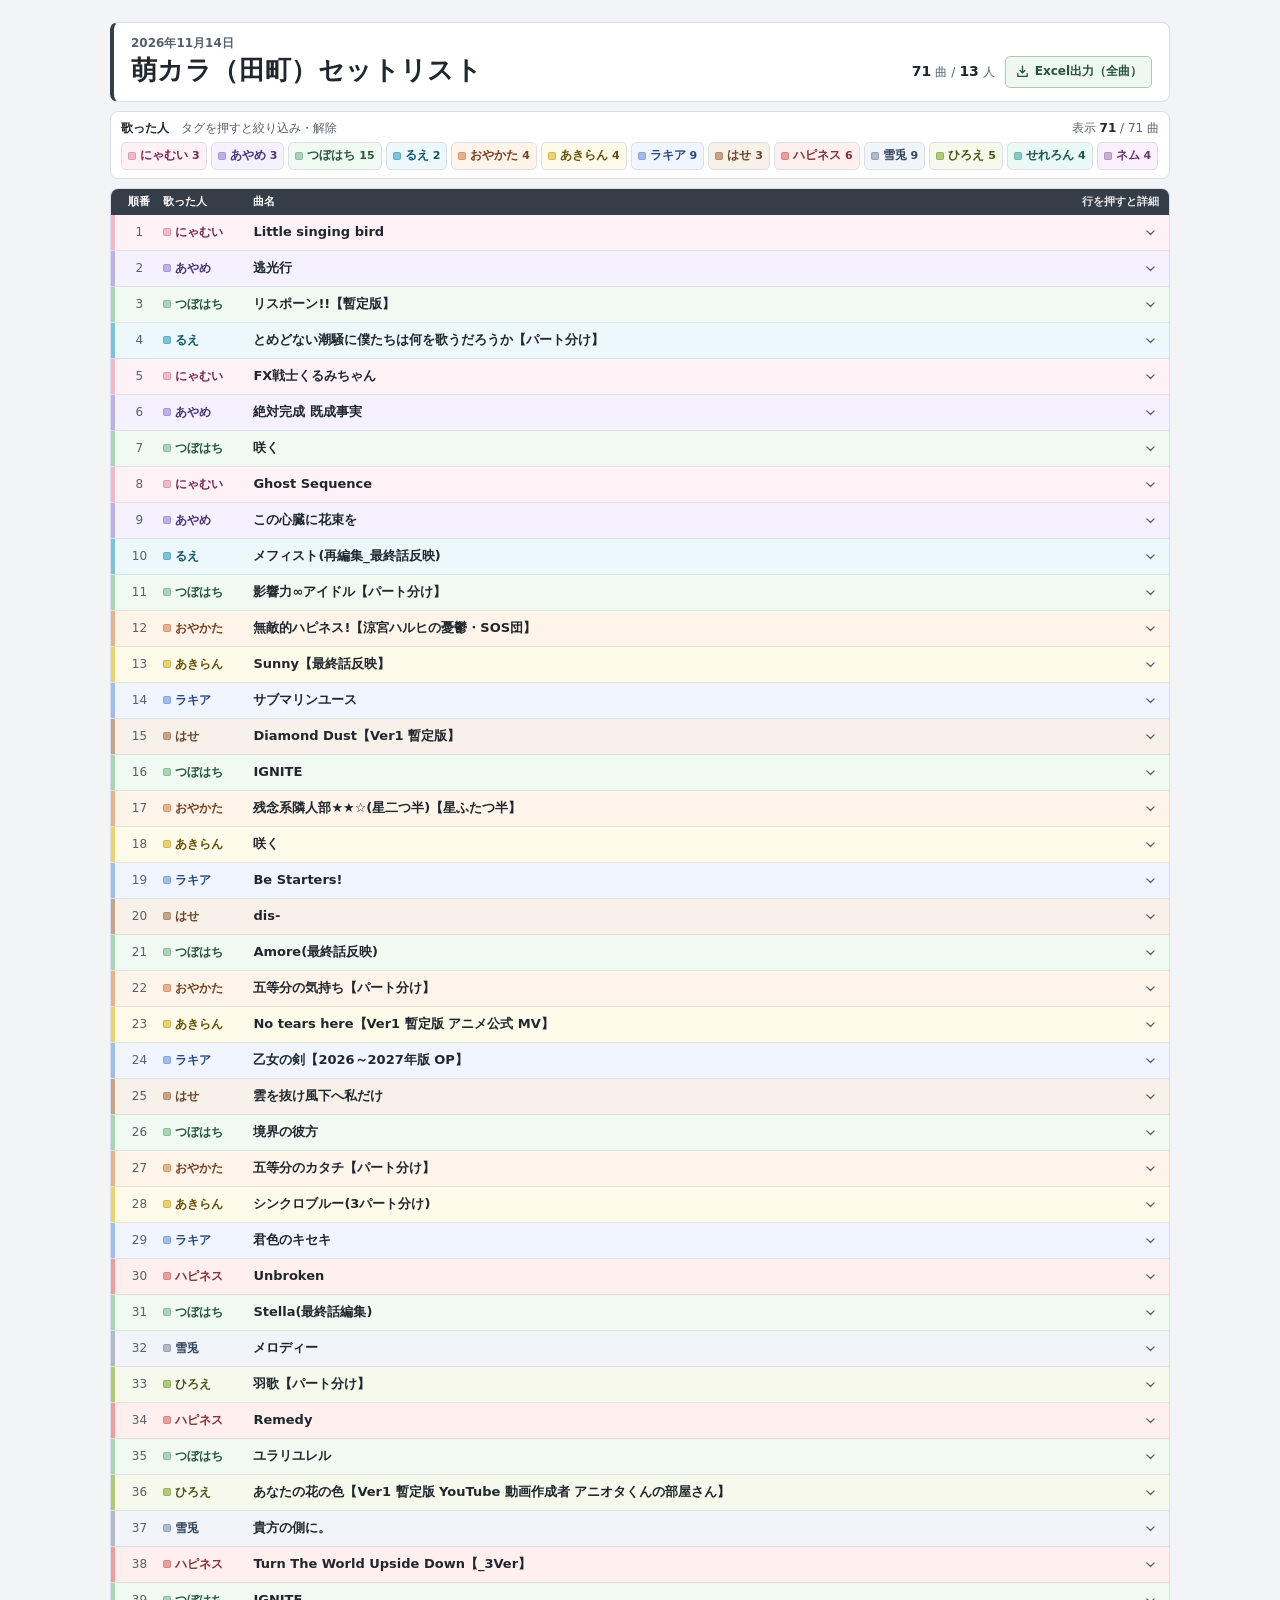
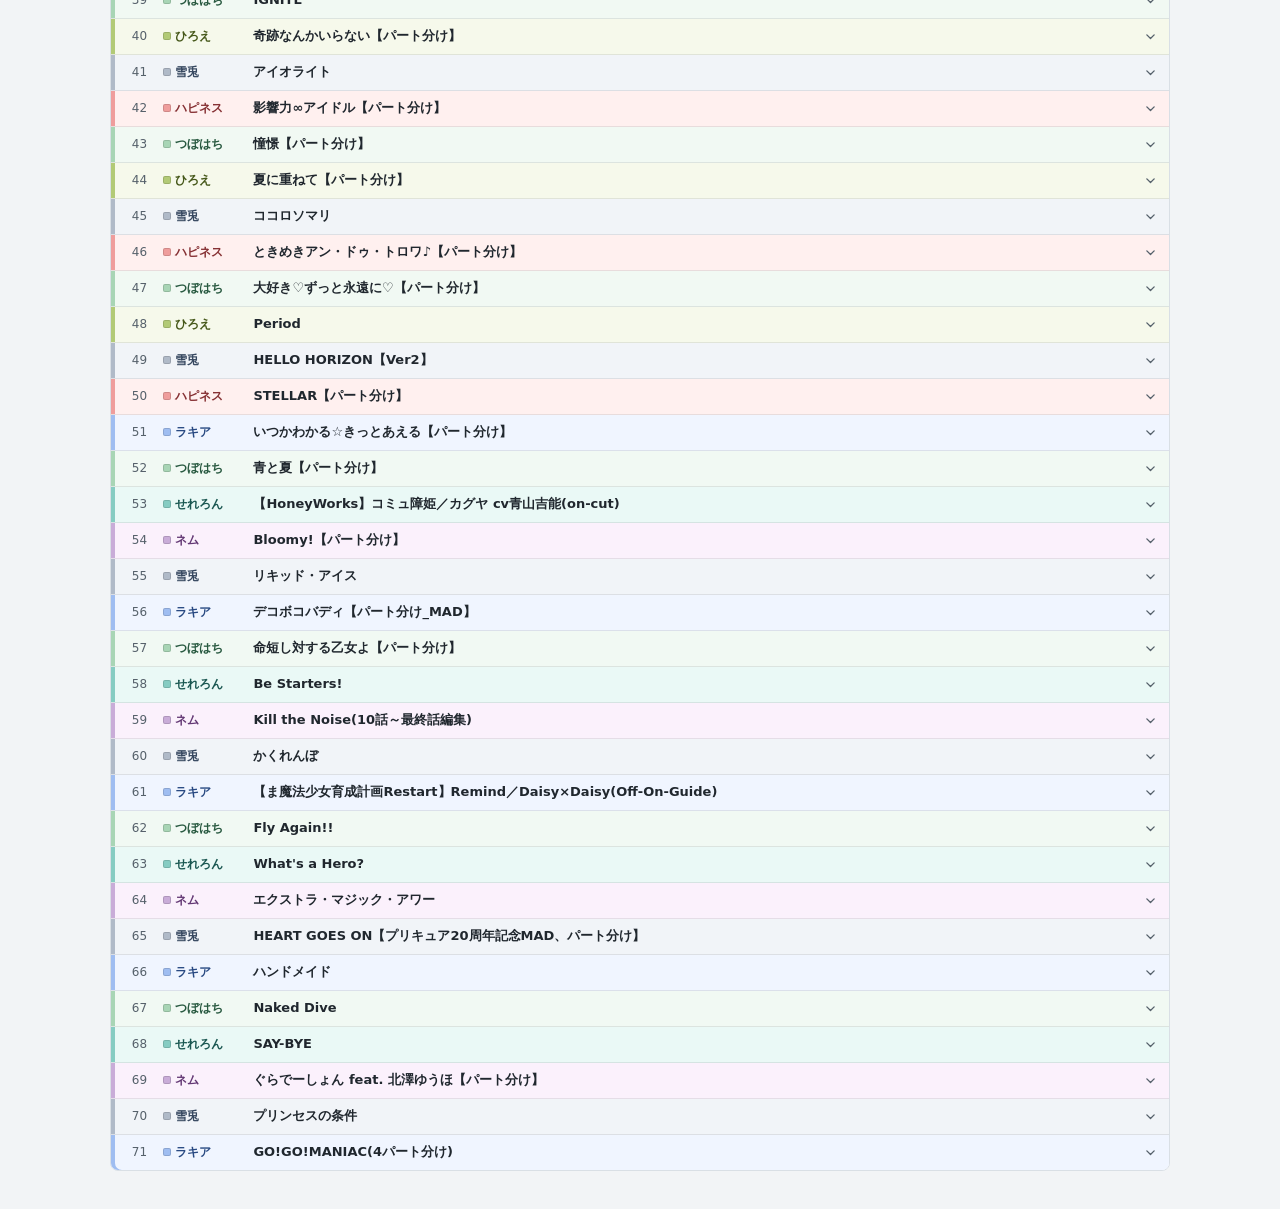
<file: 20261114_tamachi.html>
<!doctype html>
<html lang="ja">
<head>
<meta charset="utf-8">
<meta name="viewport" content="width=device-width, initial-scale=1">
<meta name="color-scheme" content="light">
<title>2026年11月14日｜萌カラ（田町）セットリスト</title>
<style>
:root {
  --page:#f2f4f6; --ink:#20272e; --quiet:#56616b;
  --hairline:#d9dfe5; --header:#353d46;
  --columns:2.3rem 5.35rem minmax(0,1fr) 1.05rem;
  color:var(--ink); background:var(--page);
  font-family:system-ui,-apple-system,"Segoe UI","Yu Gothic UI","Hiragino Kaku Gothic ProN","Noto Sans CJK JP",Meiryo,sans-serif;
  line-height:1.45;
}
* { box-sizing:border-box; }
body { margin:0; }
.page { width:min(1060px,calc(100% - 40px)); margin:22px auto 38px; }
.titlebar {
  background:#fff; padding:12px 17px 13px; border:1px solid var(--hairline);
  border-left:4px solid var(--header); border-radius:8px;
  display:flex; align-items:flex-end; justify-content:space-between; flex-wrap:wrap; gap:4px 14px;
}
.date { margin:0 0 2px; font-size:12px; font-weight:650; color:var(--quiet); font-variant-numeric:tabular-nums; }
h1 { margin:0; font-size:clamp(19px,3vw,26px); line-height:1.28; letter-spacing:.015em; }
.total { margin:0; font-size:12px; font-variant-numeric:tabular-nums; color:var(--quiet); white-space:nowrap; }
.total strong { color:var(--ink); font-size:14px; }
.divider { padding:0 .35em; }
.filters { margin:9px 0; background:#fff; border:1px solid var(--hairline); border-radius:8px; padding:8px 10px; }
.filter-meta { display:flex; justify-content:space-between; flex-wrap:wrap; gap:3px 10px; margin:0 0 5px; }
.filter-hint,.result { margin:0; font-size:12px; color:var(--quiet); }
.filter-hint strong,.result strong { color:var(--ink); }
.result { white-space:nowrap; font-variant-numeric:tabular-nums; }
.legend { display:flex; flex-wrap:wrap; gap:4px; }
.person-filter {
  display:inline-flex; align-items:center; gap:4px; min-height:28px; padding:2px 6px;
  border:1px solid #dce1e6; border-radius:5px; background:var(--tint); color:var(--p-ink);
  font:inherit; font-size:12px; font-weight:650; cursor:pointer; white-space:nowrap;
}
.person-filter:hover,.person-filter[aria-pressed="true"] { border-color:var(--p-ink); }
.person-filter[aria-pressed="true"] { box-shadow:inset 0 0 0 1px var(--p-ink); }
.swatch { width:8px; height:8px; flex:none; border-radius:2px; background:var(--person); border:1px solid #0002; }
.legend-count { font-size:11px; font-variant-numeric:tabular-nums; }
.setlist { border:1px solid var(--hairline); border-radius:8px; background:#fff; }
.list-heading, .song-summary {
  display:grid; grid-template-columns:var(--columns); align-items:center; gap:5px;
  padding-inline:10px;
}
.list-heading {
  position:sticky; top:0; z-index:1;
  padding-block:5px; border-radius:7px 7px 0 0; background:var(--header); color:#fff;
  font-size:11px; font-weight:650;
}
.list-heading small { justify-self:end; grid-column:3 / 5; grid-row:1; font:inherit; color:#e5e9ed; }
.column-title { grid-column:3; grid-row:1; }
.songs { list-style:none; margin:0; padding:0; }
.song-row { background:var(--tint); border-bottom:1px solid #232b331a; box-shadow:inset 4px 0 var(--person); }
.song-row:first-child { border-top:0; }
.song-row.last-visible { border-bottom:0; border-radius:0 0 7px 7px; }
.song-summary {
  min-height:35px; padding-block:5px; cursor:pointer; list-style:none;
  font-size:13px; -webkit-tap-highlight-color:transparent;
}
.song-summary::-webkit-details-marker { display:none; }
.song-summary:hover { background:color-mix(in srgb,var(--tint) 78%,var(--person)); }
:focus-visible { outline:2px solid #326099; outline-offset:1px; }
.song-summary:focus-visible { outline-offset:-3px; }
.order { text-align:center; font-variant-numeric:tabular-nums; }
.song-summary .order { color:var(--quiet); font-size:12px; }
.person-tag { display:inline-flex; align-items:center; gap:4px; color:var(--p-ink); font-size:12px; font-weight:750; white-space:nowrap; }
.song-title { min-width:0; overflow-wrap:anywhere; font-weight:700; }
.chevron { display:block; justify-self:center; color:var(--quiet); pointer-events:none; }
details[open] .chevron { transform:rotate(180deg); }
.song-meta {
  display:grid; grid-template-columns:4.4em minmax(0,1fr); align-items:baseline;
  gap:3px 8px; margin:0;
  padding:5px 10px 8px calc(10px + 2.3rem + 5px); border-top:1px solid #232b3315;
  background:#ffffff58; font-size:12px;
}
.song-meta dt { color:var(--quiet); }
.song-meta dd { min-width:0; margin:0; overflow-wrap:anywhere; white-space:pre-wrap; }
.song-meta dd.empty { color:#68727c; }
[hidden] { display:none !important; }
.p1 { --person:#f2b6cd; --tint:#fff2f7; --p-ink:#782a4e; }
.p2 { --person:#bcb0eb; --tint:#f5f1ff; --p-ink:#4c367b; }
.p3 { --person:#a8d5b5; --tint:#f1f9f3; --p-ink:#285940; }
.p4 { --person:#79c3db; --tint:#edf8fc; --p-ink:#12566e; }
.p5 { --person:#e9b28a; --tint:#fff4e9; --p-ink:#7a4020; }
.p6 { --person:#ebd36a; --tint:#fffbea; --p-ink:#665008; }
.p7 { --person:#9fbdf1; --tint:#f0f5ff; --p-ink:#284982; }
.p8 { --person:#c6a487; --tint:#f8f1ea; --p-ink:#6d472b; }
.p9 { --person:#ef9d9c; --tint:#fff0ef; --p-ink:#852f32; }
.p10 { --person:#b0bac8; --tint:#f1f4f8; --p-ink:#374860; }
.p11 { --person:#b2ca76; --tint:#f6f9eb; --p-ink:#46581a; }
.p12 { --person:#86ccc2; --tint:#eaf9f6; --p-ink:#1a5751; }
.p13 { --person:#c9acd8; --tint:#fbf1fc; --p-ink:#633874; }
@media (max-width:560px) {
  :root { --columns:1.7rem 4.35rem minmax(0,1fr) .9rem; }
  .page { width:calc(100% - 18px); margin:10px auto 25px; }
  .titlebar { padding:8px 10px 9px; }
  .filters { margin:7px 0; padding:6px 7px; }
  .list-heading,.song-summary { padding-inline:7px; }
  .song-summary { min-height:36px; }
  .person-tag { font-size:11.5px; }
  .person-tag .swatch { width:7px; height:7px; }
  .song-meta { padding-left:calc(7px + 1.7rem + 5px); }
}
@media (pointer:coarse) {
  .song-summary { min-height:38px; }
  .person-filter { min-height:32px; }
}
@media print {
  @page { margin:10mm; }
  html { background:#fff; print-color-adjust:exact; -webkit-print-color-adjust:exact; }
  .page { width:100%; margin:0; }
  .filters,.list-heading small,.chevron { display:none; }
  .setlist { margin-top:8px; }
  .list-heading { position:static; }
  .song-summary { min-height:0; padding-block:3px; }
  .song-row { break-inside:avoid; }
}
.title-actions { display:flex; flex-wrap:wrap; align-items:center; gap:4px 10px; }
.excel-export {
  display:inline-flex; align-items:center; justify-content:center; gap:5px;
  min-height:32px; padding:4px 9px;
  border:1px solid #a8cbb6; border-radius:5px; background:#eef7f0; color:#24543b;
  font-size:12px; font-weight:750; text-decoration:none; white-space:nowrap;
}
.excel-export:hover { background:#e0efe5; border-color:#5e8b71; }
.excel-export svg { flex:none; }
@media (pointer:coarse) { .excel-export { min-height:36px; } }
@media print { .excel-export { display:none; } }
</style>
</head>
<body>
<main class="page">
  <header class="titlebar">
    <div><p class="date"><time datetime="2026-11-14">2026年11月14日</time></p><h1>萌カラ（田町）セットリスト</h1></div>
    <div class="title-actions">
      <p class="total"><strong>71</strong> 曲<span class="divider" aria-hidden="true">/</span><strong>13</strong> 人</p>
      <a class="excel-export" href="[data-uri]" download="20261114_tamachi.xlsx" title="絞り込みに関係なく全71曲を書き出します"><svg width="15" height="15" viewBox="0 0 16 16" fill="none" stroke="currentColor" stroke-width="1.4" stroke-linecap="round" stroke-linejoin="round" aria-hidden="true"><path d="M8 2.3v7.2m-2.6-2.6L8 9.5l2.6-2.6M3 10.2v3h10v-3"/></svg>Excel出力（全曲）</a>
    </div>
  </header>
  <section class="filters" aria-label="歌った人で絞り込む">
    <div class="filter-meta">
      <p class="filter-hint"><strong>歌った人</strong>　タグを押すと絞り込み・解除</p>
      <p class="result" aria-live="polite">表示 <strong id="shown">71</strong> / 71 曲</p>
    </div>
    <div class="legend" role="group" aria-label="歌った人の色タグ">
      <button class="person-filter p1" type="button" data-person="p1" aria-pressed="false"><span class="swatch" aria-hidden="true"></span><span>にゃむい</span><span class="legend-count">3</span></button>
<button class="person-filter p2" type="button" data-person="p2" aria-pressed="false"><span class="swatch" aria-hidden="true"></span><span>あやめ</span><span class="legend-count">3</span></button>
<button class="person-filter p3" type="button" data-person="p3" aria-pressed="false"><span class="swatch" aria-hidden="true"></span><span>つぼはち</span><span class="legend-count">15</span></button>
<button class="person-filter p4" type="button" data-person="p4" aria-pressed="false"><span class="swatch" aria-hidden="true"></span><span>るえ</span><span class="legend-count">2</span></button>
<button class="person-filter p5" type="button" data-person="p5" aria-pressed="false"><span class="swatch" aria-hidden="true"></span><span>おやかた</span><span class="legend-count">4</span></button>
<button class="person-filter p6" type="button" data-person="p6" aria-pressed="false"><span class="swatch" aria-hidden="true"></span><span>あきらん️</span><span class="legend-count">4</span></button>
<button class="person-filter p7" type="button" data-person="p7" aria-pressed="false"><span class="swatch" aria-hidden="true"></span><span>ラキア</span><span class="legend-count">9</span></button>
<button class="person-filter p8" type="button" data-person="p8" aria-pressed="false"><span class="swatch" aria-hidden="true"></span><span>はせ</span><span class="legend-count">3</span></button>
<button class="person-filter p9" type="button" data-person="p9" aria-pressed="false"><span class="swatch" aria-hidden="true"></span><span>ハピネス</span><span class="legend-count">6</span></button>
<button class="person-filter p10" type="button" data-person="p10" aria-pressed="false"><span class="swatch" aria-hidden="true"></span><span>雪兎</span><span class="legend-count">9</span></button>
<button class="person-filter p11" type="button" data-person="p11" aria-pressed="false"><span class="swatch" aria-hidden="true"></span><span>ひろえ</span><span class="legend-count">5</span></button>
<button class="person-filter p12" type="button" data-person="p12" aria-pressed="false"><span class="swatch" aria-hidden="true"></span><span>せれろん</span><span class="legend-count">4</span></button>
<button class="person-filter p13" type="button" data-person="p13" aria-pressed="false"><span class="swatch" aria-hidden="true"></span><span>ネム</span><span class="legend-count">4</span></button>
    </div>
  </section>
  <section class="setlist" aria-label="セットリスト">
    <div class="list-heading" aria-hidden="true"><span class="order">順番</span><span>歌った人</span><span class="column-title">曲名</span><small>行を押すと詳細</small></div>
    <ol class="songs" role="list">
      <li class="song-row p1" data-person="p1"><details><summary class="song-summary"><span class="order">1</span><span class="person-tag"><span class="swatch" aria-hidden="true"></span>にゃむい</span><span class="song-title">Little singing bird</span><svg class="chevron" width="13" height="13" viewBox="0 0 16 16" fill="none" stroke="currentColor" stroke-width="1.65" stroke-linecap="round" stroke-linejoin="round" aria-hidden="true"><path d="m3.5 6 4.5 4.5L12.5 6"/></svg></summary><dl class="song-meta"><dt>作品名</dt><dd>魔法の姉妹ルルットリリィ IN</dd><dt>歌手名</dt><dd>小鹿なお,ましゅールル</dd><dt>キー</dt><dd>0</dd><dt>コメント</dt><dd>よろしくお願いします</dd></dl></details></li>
<li class="song-row p2" data-person="p2"><details><summary class="song-summary"><span class="order">2</span><span class="person-tag"><span class="swatch" aria-hidden="true"></span>あやめ</span><span class="song-title">逃光行</span><svg class="chevron" width="13" height="13" viewBox="0 0 16 16" fill="none" stroke="currentColor" stroke-width="1.65" stroke-linecap="round" stroke-linejoin="round" aria-hidden="true"><path d="m3.5 6 4.5 4.5L12.5 6"/></svg></summary><dl class="song-meta"><dt>作品名</dt><dd>彼方から OP</dd><dt>歌手名</dt><dd>原因は自分にある。</dd><dt>キー</dt><dd>0</dd><dt>コメント</dt><dd>よろしくっ(*｀･ω・)ゞ</dd></dl></details></li>
<li class="song-row p3" data-person="p3"><details><summary class="song-summary"><span class="order">3</span><span class="person-tag"><span class="swatch" aria-hidden="true"></span>つぼはち</span><span class="song-title">リスポーン!!【暫定版】</span><svg class="chevron" width="13" height="13" viewBox="0 0 16 16" fill="none" stroke="currentColor" stroke-width="1.65" stroke-linecap="round" stroke-linejoin="round" aria-hidden="true"><path d="m3.5 6 4.5 4.5L12.5 6"/></svg></summary><dl class="song-meta"><dt>作品名</dt><dd>凶乱令嬢ニア・リストン 病弱令嬢に転生した神殺しの武人の華麗なる無双録 OP</dd><dt>歌手名</dt><dd>角巻わため</dd><dt>キー</dt><dd>-3</dd><dt>コメント</dt><dd class="empty">—</dd></dl></details></li>
<li class="song-row p4" data-person="p4"><details><summary class="song-summary"><span class="order">4</span><span class="person-tag"><span class="swatch" aria-hidden="true"></span>るえ</span><span class="song-title">とめどない潮騒に僕たちは何を歌うだろうか【パート分け】</span><svg class="chevron" width="13" height="13" viewBox="0 0 16 16" fill="none" stroke="currentColor" stroke-width="1.65" stroke-linecap="round" stroke-linejoin="round" aria-hidden="true"><path d="m3.5 6 4.5 4.5L12.5 6"/></svg></summary><dl class="song-meta"><dt>作品名</dt><dd>白い砂のアクアトープ OP 2</dd><dt>歌手名</dt><dd>ARCANA PROJECT</dd><dt>キー</dt><dd>0</dd><dt>コメント</dt><dd class="empty">—</dd></dl></details></li>
<li class="song-row p1" data-person="p1"><details><summary class="song-summary"><span class="order">5</span><span class="person-tag"><span class="swatch" aria-hidden="true"></span>にゃむい</span><span class="song-title">FX戦士くるみちゃん</span><svg class="chevron" width="13" height="13" viewBox="0 0 16 16" fill="none" stroke="currentColor" stroke-width="1.65" stroke-linecap="round" stroke-linejoin="round" aria-hidden="true"><path d="m3.5 6 4.5 4.5L12.5 6"/></svg></summary><dl class="song-meta"><dt>作品名</dt><dd>FX戦士くるみちゃん OP</dd><dt>歌手名</dt><dd>福賀くるみ(CV:鈴木愛奈)</dd><dt>キー</dt><dd>0</dd><dt>コメント</dt><dd class="empty">—</dd></dl></details></li>
<li class="song-row p2" data-person="p2"><details><summary class="song-summary"><span class="order">6</span><span class="person-tag"><span class="swatch" aria-hidden="true"></span>あやめ</span><span class="song-title">絶対完成 既成事実</span><svg class="chevron" width="13" height="13" viewBox="0 0 16 16" fill="none" stroke="currentColor" stroke-width="1.65" stroke-linecap="round" stroke-linejoin="round" aria-hidden="true"><path d="m3.5 6 4.5 4.5L12.5 6"/></svg></summary><dl class="song-meta"><dt>作品名</dt><dd>ダークサモナーとデキている OP</dd><dt>歌手名</dt><dd>恋汐りんご</dd><dt>キー</dt><dd>0</dd><dt>コメント</dt><dd class="empty">—</dd></dl></details></li>
<li class="song-row p3" data-person="p3"><details><summary class="song-summary"><span class="order">7</span><span class="person-tag"><span class="swatch" aria-hidden="true"></span>つぼはち</span><span class="song-title">咲く</span><svg class="chevron" width="13" height="13" viewBox="0 0 16 16" fill="none" stroke="currentColor" stroke-width="1.65" stroke-linecap="round" stroke-linejoin="round" aria-hidden="true"><path d="m3.5 6 4.5 4.5L12.5 6"/></svg></summary><dl class="song-meta"><dt>作品名</dt><dd>千歳くんはラムネ瓶のなか第2クール OP</dd><dt>歌手名</dt><dd>サイダーガール</dd><dt>キー</dt><dd>0</dd><dt>コメント</dt><dd class="empty">—</dd></dl></details></li>
<li class="song-row p1" data-person="p1"><details><summary class="song-summary"><span class="order">8</span><span class="person-tag"><span class="swatch" aria-hidden="true"></span>にゃむい</span><span class="song-title">Ghost Sequence</span><svg class="chevron" width="13" height="13" viewBox="0 0 16 16" fill="none" stroke="currentColor" stroke-width="1.65" stroke-linecap="round" stroke-linejoin="round" aria-hidden="true"><path d="m3.5 6 4.5 4.5L12.5 6"/></svg></summary><dl class="song-meta"><dt>作品名</dt><dd>とある暗部の少女共棲 OP</dd><dt>歌手名</dt><dd>East Of Eden</dd><dt>キー</dt><dd>0</dd><dt>コメント</dt><dd class="empty">—</dd></dl></details></li>
<li class="song-row p2" data-person="p2"><details><summary class="song-summary"><span class="order">9</span><span class="person-tag"><span class="swatch" aria-hidden="true"></span>あやめ</span><span class="song-title">この心臓に花束を</span><svg class="chevron" width="13" height="13" viewBox="0 0 16 16" fill="none" stroke="currentColor" stroke-width="1.65" stroke-linecap="round" stroke-linejoin="round" aria-hidden="true"><path d="m3.5 6 4.5 4.5L12.5 6"/></svg></summary><dl class="song-meta"><dt>作品名</dt><dd>探偵はもう、死んでいる。season2 OP</dd><dt>歌手名</dt><dd>心梅</dd><dt>キー</dt><dd>0</dd><dt>コメント</dt><dd class="empty">—</dd></dl></details></li>
<li class="song-row p4" data-person="p4"><details><summary class="song-summary"><span class="order">10</span><span class="person-tag"><span class="swatch" aria-hidden="true"></span>るえ</span><span class="song-title">メフィスト(再編集_最終話反映)</span><svg class="chevron" width="13" height="13" viewBox="0 0 16 16" fill="none" stroke="currentColor" stroke-width="1.65" stroke-linecap="round" stroke-linejoin="round" aria-hidden="true"><path d="m3.5 6 4.5 4.5L12.5 6"/></svg></summary><dl class="song-meta"><dt>作品名</dt><dd>【推しの子】 ED</dd><dt>歌手名</dt><dd>女王蜂</dd><dt>キー</dt><dd>0</dd><dt>コメント</dt><dd class="empty">—</dd></dl></details></li>
<li class="song-row p3" data-person="p3"><details><summary class="song-summary"><span class="order">11</span><span class="person-tag"><span class="swatch" aria-hidden="true"></span>つぼはち</span><span class="song-title">影響力∞アイドル【パート分け】</span><svg class="chevron" width="13" height="13" viewBox="0 0 16 16" fill="none" stroke="currentColor" stroke-width="1.65" stroke-linecap="round" stroke-linejoin="round" aria-hidden="true"><path d="m3.5 6 4.5 4.5L12.5 6"/></svg></summary><dl class="song-meta"><dt>作品名</dt><dd>世界最強の魔女、始めました OP</dd><dt>歌手名</dt><dd>ハコニワリリィ,HoneyWorks</dd><dt>キー</dt><dd>0</dd><dt>コメント</dt><dd class="empty">—</dd></dl></details></li>
<li class="song-row p5" data-person="p5"><details><summary class="song-summary"><span class="order">12</span><span class="person-tag"><span class="swatch" aria-hidden="true"></span>おやかた</span><span class="song-title">無敵的ハピネス!【涼宮ハルヒの憂鬱・SOS団】</span><svg class="chevron" width="13" height="13" viewBox="0 0 16 16" fill="none" stroke="currentColor" stroke-width="1.65" stroke-linecap="round" stroke-linejoin="round" aria-hidden="true"><path d="m3.5 6 4.5 4.5L12.5 6"/></svg></summary><dl class="song-meta"><dt>作品名</dt><dd class="empty">—</dd><dt>歌手名</dt><dd class="empty">—</dd><dt>キー</dt><dd>0</dd><dt>コメント</dt><dd class="empty">—</dd></dl></details></li>
<li class="song-row p6" data-person="p6"><details><summary class="song-summary"><span class="order">13</span><span class="person-tag"><span class="swatch" aria-hidden="true"></span>あきらん️</span><span class="song-title">Sunny【最終話反映】</span><svg class="chevron" width="13" height="13" viewBox="0 0 16 16" fill="none" stroke="currentColor" stroke-width="1.65" stroke-linecap="round" stroke-linejoin="round" aria-hidden="true"><path d="m3.5 6 4.5 4.5L12.5 6"/></svg></summary><dl class="song-meta"><dt>作品名</dt><dd>ふつつかな悪女ではございますが～雛宮蝶鼠とりかえ伝～ OP</dd><dt>歌手名</dt><dd>milet</dd><dt>キー</dt><dd>0</dd><dt>コメント</dt><dd>よろしくお願いします！</dd></dl></details></li>
<li class="song-row p7" data-person="p7"><details><summary class="song-summary"><span class="order">14</span><span class="person-tag"><span class="swatch" aria-hidden="true"></span>ラキア</span><span class="song-title">サブマリンユース</span><svg class="chevron" width="13" height="13" viewBox="0 0 16 16" fill="none" stroke="currentColor" stroke-width="1.65" stroke-linecap="round" stroke-linejoin="round" aria-hidden="true"><path d="m3.5 6 4.5 4.5L12.5 6"/></svg></summary><dl class="song-meta"><dt>作品名</dt><dd>クラスで2番目に可愛い女の子と友だちになった OP</dd><dt>歌手名</dt><dd>reGretGirl</dd><dt>キー</dt><dd>0</dd><dt>コメント</dt><dd>よろしくお願いします。</dd></dl></details></li>
<li class="song-row p8" data-person="p8"><details><summary class="song-summary"><span class="order">15</span><span class="person-tag"><span class="swatch" aria-hidden="true"></span>はせ</span><span class="song-title">Diamond Dust【Ver1 暫定版】</span><svg class="chevron" width="13" height="13" viewBox="0 0 16 16" fill="none" stroke="currentColor" stroke-width="1.65" stroke-linecap="round" stroke-linejoin="round" aria-hidden="true"><path d="m3.5 6 4.5 4.5L12.5 6"/></svg></summary><dl class="song-meta"><dt>作品名</dt><dd>冰剣の魔術師が世界を統べるII</dd><dt>歌手名</dt><dd>Sizuk</dd><dt>キー</dt><dd>0</dd><dt>コメント</dt><dd class="empty">—</dd></dl></details></li>
<li class="song-row p3" data-person="p3"><details><summary class="song-summary"><span class="order">16</span><span class="person-tag"><span class="swatch" aria-hidden="true"></span>つぼはち</span><span class="song-title">IGNITE</span><svg class="chevron" width="13" height="13" viewBox="0 0 16 16" fill="none" stroke="currentColor" stroke-width="1.65" stroke-linecap="round" stroke-linejoin="round" aria-hidden="true"><path d="m3.5 6 4.5 4.5L12.5 6"/></svg></summary><dl class="song-meta"><dt>作品名</dt><dd>東京リベンジャーズ 三天戦争編 OP 1</dd><dt>歌手名</dt><dd>JO1</dd><dt>キー</dt><dd>0</dd><dt>コメント</dt><dd class="empty">—</dd></dl></details></li>
<li class="song-row p5" data-person="p5"><details><summary class="song-summary"><span class="order">17</span><span class="person-tag"><span class="swatch" aria-hidden="true"></span>おやかた</span><span class="song-title">残念系隣人部★★☆(星二つ半)【星ふたつ半】</span><svg class="chevron" width="13" height="13" viewBox="0 0 16 16" fill="none" stroke="currentColor" stroke-width="1.65" stroke-linecap="round" stroke-linejoin="round" aria-hidden="true"><path d="m3.5 6 4.5 4.5L12.5 6"/></svg></summary><dl class="song-meta"><dt>作品名</dt><dd>僕は友達が少ない OP</dd><dt>歌手名</dt><dd>友達つくり隊</dd><dt>キー</dt><dd>0</dd><dt>コメント</dt><dd class="empty">—</dd></dl></details></li>
<li class="song-row p6" data-person="p6"><details><summary class="song-summary"><span class="order">18</span><span class="person-tag"><span class="swatch" aria-hidden="true"></span>あきらん️</span><span class="song-title">咲く</span><svg class="chevron" width="13" height="13" viewBox="0 0 16 16" fill="none" stroke="currentColor" stroke-width="1.65" stroke-linecap="round" stroke-linejoin="round" aria-hidden="true"><path d="m3.5 6 4.5 4.5L12.5 6"/></svg></summary><dl class="song-meta"><dt>作品名</dt><dd>千歳くんはラムネ瓶のなか第2クール OP</dd><dt>歌手名</dt><dd>サイダーガール</dd><dt>キー</dt><dd>0</dd><dt>コメント</dt><dd class="empty">—</dd></dl></details></li>
<li class="song-row p7" data-person="p7"><details><summary class="song-summary"><span class="order">19</span><span class="person-tag"><span class="swatch" aria-hidden="true"></span>ラキア</span><span class="song-title">Be Starters!</span><svg class="chevron" width="13" height="13" viewBox="0 0 16 16" fill="none" stroke="currentColor" stroke-width="1.65" stroke-linecap="round" stroke-linejoin="round" aria-hidden="true"><path d="m3.5 6 4.5 4.5L12.5 6"/></svg></summary><dl class="song-meta"><dt>作品名</dt><dd>まよチキ! OP</dd><dt>歌手名</dt><dd>喜多村英梨</dd><dt>キー</dt><dd>0</dd><dt>コメント</dt><dd class="empty">—</dd></dl></details></li>
<li class="song-row p8" data-person="p8"><details><summary class="song-summary"><span class="order">20</span><span class="person-tag"><span class="swatch" aria-hidden="true"></span>はせ</span><span class="song-title">dis-</span><svg class="chevron" width="13" height="13" viewBox="0 0 16 16" fill="none" stroke="currentColor" stroke-width="1.65" stroke-linecap="round" stroke-linejoin="round" aria-hidden="true"><path d="m3.5 6 4.5 4.5L12.5 6"/></svg></summary><dl class="song-meta"><dt>作品名</dt><dd>無限のリヴァイアス</dd><dt>歌手名</dt><dd class="empty">—</dd><dt>キー</dt><dd>0</dd><dt>コメント</dt><dd class="empty">—</dd></dl></details></li>
<li class="song-row p3" data-person="p3"><details><summary class="song-summary"><span class="order">21</span><span class="person-tag"><span class="swatch" aria-hidden="true"></span>つぼはち</span><span class="song-title">Amore(最終話反映)</span><svg class="chevron" width="13" height="13" viewBox="0 0 16 16" fill="none" stroke="currentColor" stroke-width="1.65" stroke-linecap="round" stroke-linejoin="round" aria-hidden="true"><path d="m3.5 6 4.5 4.5L12.5 6"/></svg></summary><dl class="song-meta"><dt>作品名</dt><dd>きみが死ぬまで恋をしたい OP</dd><dt>歌手名</dt><dd>ReoNa</dd><dt>キー</dt><dd>0</dd><dt>コメント</dt><dd class="empty">—</dd></dl></details></li>
<li class="song-row p5" data-person="p5"><details><summary class="song-summary"><span class="order">22</span><span class="person-tag"><span class="swatch" aria-hidden="true"></span>おやかた</span><span class="song-title">五等分の気持ち【パート分け】</span><svg class="chevron" width="13" height="13" viewBox="0 0 16 16" fill="none" stroke="currentColor" stroke-width="1.65" stroke-linecap="round" stroke-linejoin="round" aria-hidden="true"><path d="m3.5 6 4.5 4.5L12.5 6"/></svg></summary><dl class="song-meta"><dt>作品名</dt><dd>五等分の花嫁 OP</dd><dt>歌手名</dt><dd>中野家の五つ子</dd><dt>キー</dt><dd>0</dd><dt>コメント</dt><dd class="empty">—</dd></dl></details></li>
<li class="song-row p6" data-person="p6"><details><summary class="song-summary"><span class="order">23</span><span class="person-tag"><span class="swatch" aria-hidden="true"></span>あきらん️</span><span class="song-title">No tears here【Ver1 暫定版 アニメ公式 MV】</span><svg class="chevron" width="13" height="13" viewBox="0 0 16 16" fill="none" stroke="currentColor" stroke-width="1.65" stroke-linecap="round" stroke-linejoin="round" aria-hidden="true"><path d="m3.5 6 4.5 4.5L12.5 6"/></svg></summary><dl class="song-meta"><dt>作品名</dt><dd>魔法少女育成計画restart</dd><dt>歌手名</dt><dd>茅原実里</dd><dt>キー</dt><dd>0</dd><dt>コメント</dt><dd class="empty">—</dd></dl></details></li>
<li class="song-row p7" data-person="p7"><details><summary class="song-summary"><span class="order">24</span><span class="person-tag"><span class="swatch" aria-hidden="true"></span>ラキア</span><span class="song-title">乙女の剣【2026～2027年版 OP】</span><svg class="chevron" width="13" height="13" viewBox="0 0 16 16" fill="none" stroke="currentColor" stroke-width="1.65" stroke-linecap="round" stroke-linejoin="round" aria-hidden="true"><path d="m3.5 6 4.5 4.5L12.5 6"/></svg></summary><dl class="song-meta"><dt>作品名</dt><dd>魔法騎士レイアース</dd><dt>歌手名</dt><dd>十明</dd><dt>キー</dt><dd>0</dd><dt>コメント</dt><dd class="empty">—</dd></dl></details></li>
<li class="song-row p8" data-person="p8"><details><summary class="song-summary"><span class="order">25</span><span class="person-tag"><span class="swatch" aria-hidden="true"></span>はせ</span><span class="song-title">雲を抜け風下へ私だけ</span><svg class="chevron" width="13" height="13" viewBox="0 0 16 16" fill="none" stroke="currentColor" stroke-width="1.65" stroke-linecap="round" stroke-linejoin="round" aria-hidden="true"><path d="m3.5 6 4.5 4.5L12.5 6"/></svg></summary><dl class="song-meta"><dt>作品名</dt><dd>薬屋のひとりごと 第3期 OP</dd><dt>歌手名</dt><dd>ヨルシカ</dd><dt>キー</dt><dd>0</dd><dt>コメント</dt><dd class="empty">—</dd></dl></details></li>
<li class="song-row p3" data-person="p3"><details><summary class="song-summary"><span class="order">26</span><span class="person-tag"><span class="swatch" aria-hidden="true"></span>つぼはち</span><span class="song-title">境界の彼方</span><svg class="chevron" width="13" height="13" viewBox="0 0 16 16" fill="none" stroke="currentColor" stroke-width="1.65" stroke-linecap="round" stroke-linejoin="round" aria-hidden="true"><path d="m3.5 6 4.5 4.5L12.5 6"/></svg></summary><dl class="song-meta"><dt>作品名</dt><dd>境界の彼方 OP</dd><dt>歌手名</dt><dd>茅原実里</dd><dt>キー</dt><dd>-3</dd><dt>コメント</dt><dd class="empty">—</dd></dl></details></li>
<li class="song-row p5" data-person="p5"><details><summary class="song-summary"><span class="order">27</span><span class="person-tag"><span class="swatch" aria-hidden="true"></span>おやかた</span><span class="song-title">五等分のカタチ【パート分け】</span><svg class="chevron" width="13" height="13" viewBox="0 0 16 16" fill="none" stroke="currentColor" stroke-width="1.65" stroke-linecap="round" stroke-linejoin="round" aria-hidden="true"><path d="m3.5 6 4.5 4.5L12.5 6"/></svg></summary><dl class="song-meta"><dt>作品名</dt><dd>五等分の花嫁∬ OP</dd><dt>歌手名</dt><dd>中野家の五つ子</dd><dt>キー</dt><dd>0</dd><dt>コメント</dt><dd>五人で歌うのが楽しすぎます、ありがとうございますm(_ _)m</dd></dl></details></li>
<li class="song-row p6" data-person="p6"><details><summary class="song-summary"><span class="order">28</span><span class="person-tag"><span class="swatch" aria-hidden="true"></span>あきらん️</span><span class="song-title">シンクロブルー(3パート分け)</span><svg class="chevron" width="13" height="13" viewBox="0 0 16 16" fill="none" stroke="currentColor" stroke-width="1.65" stroke-linecap="round" stroke-linejoin="round" aria-hidden="true"><path d="m3.5 6 4.5 4.5L12.5 6"/></svg></summary><dl class="song-meta"><dt>作品名</dt><dd>バーテックスフォース OP</dd><dt>歌手名</dt><dd>ClariS</dd><dt>キー</dt><dd>0</dd><dt>コメント</dt><dd class="empty">—</dd></dl></details></li>
<li class="song-row p7" data-person="p7"><details><summary class="song-summary"><span class="order">29</span><span class="person-tag"><span class="swatch" aria-hidden="true"></span>ラキア</span><span class="song-title">君色のキセキ</span><svg class="chevron" width="13" height="13" viewBox="0 0 16 16" fill="none" stroke="currentColor" stroke-width="1.65" stroke-linecap="round" stroke-linejoin="round" aria-hidden="true"><path d="m3.5 6 4.5 4.5L12.5 6"/></svg></summary><dl class="song-meta"><dt>作品名</dt><dd>ワンルーム、日当たり普通、天使つき。 OP</dd><dt>歌手名</dt><dd>小倉唯</dd><dt>キー</dt><dd>0</dd><dt>コメント</dt><dd class="empty">—</dd></dl></details></li>
<li class="song-row p9" data-person="p9"><details><summary class="song-summary"><span class="order">30</span><span class="person-tag"><span class="swatch" aria-hidden="true"></span>ハピネス</span><span class="song-title">Unbroken</span><svg class="chevron" width="13" height="13" viewBox="0 0 16 16" fill="none" stroke="currentColor" stroke-width="1.65" stroke-linecap="round" stroke-linejoin="round" aria-hidden="true"><path d="m3.5 6 4.5 4.5L12.5 6"/></svg></summary><dl class="song-meta"><dt>作品名</dt><dd>佐々木とピーちゃんSeason2 OP</dd><dt>歌手名</dt><dd>MADKID</dd><dt>キー</dt><dd>0</dd><dt>コメント</dt><dd>よろしくお願いいたします
&gt;&gt; はよもってこいｗ by タマ</dd></dl></details></li>
<li class="song-row p3" data-person="p3"><details><summary class="song-summary"><span class="order">31</span><span class="person-tag"><span class="swatch" aria-hidden="true"></span>つぼはち</span><span class="song-title">Stella(最終話編集)</span><svg class="chevron" width="13" height="13" viewBox="0 0 16 16" fill="none" stroke="currentColor" stroke-width="1.65" stroke-linecap="round" stroke-linejoin="round" aria-hidden="true"><path d="m3.5 6 4.5 4.5L12.5 6"/></svg></summary><dl class="song-meta"><dt>作品名</dt><dd>天幕のジャードゥーガル OP</dd><dt>歌手名</dt><dd>SEKAI NO OWARI</dd><dt>キー</dt><dd>0</dd><dt>コメント</dt><dd class="empty">—</dd></dl></details></li>
<li class="song-row p10" data-person="p10"><details><summary class="song-summary"><span class="order">32</span><span class="person-tag"><span class="swatch" aria-hidden="true"></span>雪兎</span><span class="song-title">メロディー</span><svg class="chevron" width="13" height="13" viewBox="0 0 16 16" fill="none" stroke="currentColor" stroke-width="1.65" stroke-linecap="round" stroke-linejoin="round" aria-hidden="true"><path d="m3.5 6 4.5 4.5L12.5 6"/></svg></summary><dl class="song-meta"><dt>作品名</dt><dd>めぞん一刻 In</dd><dt>歌手名</dt><dd>音無響子(CV. 島本須美)</dd><dt>キー</dt><dd>0</dd><dt>コメント</dt><dd class="empty">—</dd></dl></details></li>
<li class="song-row p11" data-person="p11"><details><summary class="song-summary"><span class="order">33</span><span class="person-tag"><span class="swatch" aria-hidden="true"></span>ひろえ</span><span class="song-title">羽歌【パート分け】</span><svg class="chevron" width="13" height="13" viewBox="0 0 16 16" fill="none" stroke="currentColor" stroke-width="1.65" stroke-linecap="round" stroke-linejoin="round" aria-hidden="true"><path d="m3.5 6 4.5 4.5L12.5 6"/></svg></summary><dl class="song-meta"><dt>作品名</dt><dd>プロジェクトセカイ カラフルステージ! feat. 初音ミク IN</dd><dt>歌手名</dt><dd>Vivid BAD SQUAD</dd><dt>キー</dt><dd>0</dd><dt>コメント</dt><dd class="empty">—</dd></dl></details></li>
<li class="song-row p9" data-person="p9"><details><summary class="song-summary"><span class="order">34</span><span class="person-tag"><span class="swatch" aria-hidden="true"></span>ハピネス</span><span class="song-title">Remedy</span><svg class="chevron" width="13" height="13" viewBox="0 0 16 16" fill="none" stroke="currentColor" stroke-width="1.65" stroke-linecap="round" stroke-linejoin="round" aria-hidden="true"><path d="m3.5 6 4.5 4.5L12.5 6"/></svg></summary><dl class="song-meta"><dt>作品名</dt><dd>鉄のラインバレル ED 2</dd><dt>歌手名</dt><dd>坂本真綾</dd><dt>キー</dt><dd>0</dd><dt>コメント</dt><dd class="empty">—</dd></dl></details></li>
<li class="song-row p3" data-person="p3"><details><summary class="song-summary"><span class="order">35</span><span class="person-tag"><span class="swatch" aria-hidden="true"></span>つぼはち</span><span class="song-title">ユラリユレル</span><svg class="chevron" width="13" height="13" viewBox="0 0 16 16" fill="none" stroke="currentColor" stroke-width="1.65" stroke-linecap="round" stroke-linejoin="round" aria-hidden="true"><path d="m3.5 6 4.5 4.5L12.5 6"/></svg></summary><dl class="song-meta"><dt>作品名</dt><dd>グロウアップショウ～ひまわりのサーカス団～</dd><dt>歌手名</dt><dd>NOMELON NOLEMON</dd><dt>キー</dt><dd>0</dd><dt>コメント</dt><dd class="empty">—</dd></dl></details></li>
<li class="song-row p11" data-person="p11"><details><summary class="song-summary"><span class="order">36</span><span class="person-tag"><span class="swatch" aria-hidden="true"></span>ひろえ</span><span class="song-title">あなたの花の色【Ver1 暫定版 YouTube 動画作成者 アニオタくんの部屋さん】</span><svg class="chevron" width="13" height="13" viewBox="0 0 16 16" fill="none" stroke="currentColor" stroke-width="1.65" stroke-linecap="round" stroke-linejoin="round" aria-hidden="true"><path d="m3.5 6 4.5 4.5L12.5 6"/></svg></summary><dl class="song-meta"><dt>作品名</dt><dd>アオのハコ Season2</dd><dt>歌手名</dt><dd class="empty">—</dd><dt>キー</dt><dd>0</dd><dt>コメント</dt><dd class="empty">—</dd></dl></details></li>
<li class="song-row p10" data-person="p10"><details><summary class="song-summary"><span class="order">37</span><span class="person-tag"><span class="swatch" aria-hidden="true"></span>雪兎</span><span class="song-title">貴方の側に。</span><svg class="chevron" width="13" height="13" viewBox="0 0 16 16" fill="none" stroke="currentColor" stroke-width="1.65" stroke-linecap="round" stroke-linejoin="round" aria-hidden="true"><path d="m3.5 6 4.5 4.5L12.5 6"/></svg></summary><dl class="song-meta"><dt>作品名</dt><dd>わたしの幸せな結婚 OP</dd><dt>歌手名</dt><dd>りりあ。</dd><dt>キー</dt><dd>0</dd><dt>コメント</dt><dd class="empty">—</dd></dl></details></li>
<li class="song-row p9" data-person="p9"><details><summary class="song-summary"><span class="order">38</span><span class="person-tag"><span class="swatch" aria-hidden="true"></span>ハピネス</span><span class="song-title">Turn The World Upside Down【_3Ver】</span><svg class="chevron" width="13" height="13" viewBox="0 0 16 16" fill="none" stroke="currentColor" stroke-width="1.65" stroke-linecap="round" stroke-linejoin="round" aria-hidden="true"><path d="m3.5 6 4.5 4.5L12.5 6"/></svg></summary><dl class="song-meta"><dt>作品名</dt><dd>[劇場版]青春ブタ野郎はディアフレンドの夢を見ない 挿入歌</dd><dt>歌手名</dt><dd>霧島透子(花たん)</dd><dt>キー</dt><dd>0</dd><dt>コメント</dt><dd class="empty">—</dd></dl></details></li>
<li class="song-row p3" data-person="p3"><details><summary class="song-summary"><span class="order">39</span><span class="person-tag"><span class="swatch" aria-hidden="true"></span>つぼはち</span><span class="song-title">IGNITE</span><svg class="chevron" width="13" height="13" viewBox="0 0 16 16" fill="none" stroke="currentColor" stroke-width="1.65" stroke-linecap="round" stroke-linejoin="round" aria-hidden="true"><path d="m3.5 6 4.5 4.5L12.5 6"/></svg></summary><dl class="song-meta"><dt>作品名</dt><dd>東京リベンジャーズ 三天戦争編 OP 1</dd><dt>歌手名</dt><dd>JO1</dd><dt>キー</dt><dd>0</dd><dt>コメント</dt><dd class="empty">—</dd></dl></details></li>
<li class="song-row p11" data-person="p11"><details><summary class="song-summary"><span class="order">40</span><span class="person-tag"><span class="swatch" aria-hidden="true"></span>ひろえ</span><span class="song-title">奇跡なんかいらない【パート分け】</span><svg class="chevron" width="13" height="13" viewBox="0 0 16 16" fill="none" stroke="currentColor" stroke-width="1.65" stroke-linecap="round" stroke-linejoin="round" aria-hidden="true"><path d="m3.5 6 4.5 4.5L12.5 6"/></svg></summary><dl class="song-meta"><dt>作品名</dt><dd>無職の英雄 ～別にスキルなんか要らなかったんだが～ ED</dd><dt>歌手名</dt><dd>ウタヒメドリーム オールスターズ</dd><dt>キー</dt><dd>0</dd><dt>コメント</dt><dd>歌える人いたら</dd></dl></details></li>
<li class="song-row p10" data-person="p10"><details><summary class="song-summary"><span class="order">41</span><span class="person-tag"><span class="swatch" aria-hidden="true"></span>雪兎</span><span class="song-title">アイオライト</span><svg class="chevron" width="13" height="13" viewBox="0 0 16 16" fill="none" stroke="currentColor" stroke-width="1.65" stroke-linecap="round" stroke-linejoin="round" aria-hidden="true"><path d="m3.5 6 4.5 4.5L12.5 6"/></svg></summary><dl class="song-meta"><dt>作品名</dt><dd>デッドマウント・デスプレイ ED 1</dd><dt>歌手名</dt><dd>Duca</dd><dt>キー</dt><dd>0</dd><dt>コメント</dt><dd class="empty">—</dd></dl></details></li>
<li class="song-row p9" data-person="p9"><details><summary class="song-summary"><span class="order">42</span><span class="person-tag"><span class="swatch" aria-hidden="true"></span>ハピネス</span><span class="song-title">影響力∞アイドル【パート分け】</span><svg class="chevron" width="13" height="13" viewBox="0 0 16 16" fill="none" stroke="currentColor" stroke-width="1.65" stroke-linecap="round" stroke-linejoin="round" aria-hidden="true"><path d="m3.5 6 4.5 4.5L12.5 6"/></svg></summary><dl class="song-meta"><dt>作品名</dt><dd>世界最強の魔女、始めました OP</dd><dt>歌手名</dt><dd>ハコニワリリィ,HoneyWorks</dd><dt>キー</dt><dd>0</dd><dt>コメント</dt><dd class="empty">—</dd></dl></details></li>
<li class="song-row p3" data-person="p3"><details><summary class="song-summary"><span class="order">43</span><span class="person-tag"><span class="swatch" aria-hidden="true"></span>つぼはち</span><span class="song-title">憧憬【パート分け】</span><svg class="chevron" width="13" height="13" viewBox="0 0 16 16" fill="none" stroke="currentColor" stroke-width="1.65" stroke-linecap="round" stroke-linejoin="round" aria-hidden="true"><path d="m3.5 6 4.5 4.5L12.5 6"/></svg></summary><dl class="song-meta"><dt>作品名</dt><dd>落第賢者の学院無双 ED</dd><dt>歌手名</dt><dd>TrySail</dd><dt>キー</dt><dd>0</dd><dt>コメント</dt><dd class="empty">—</dd></dl></details></li>
<li class="song-row p11" data-person="p11"><details><summary class="song-summary"><span class="order">44</span><span class="person-tag"><span class="swatch" aria-hidden="true"></span>ひろえ</span><span class="song-title">夏に重ねて【パート分け】</span><svg class="chevron" width="13" height="13" viewBox="0 0 16 16" fill="none" stroke="currentColor" stroke-width="1.65" stroke-linecap="round" stroke-linejoin="round" aria-hidden="true"><path d="m3.5 6 4.5 4.5L12.5 6"/></svg></summary><dl class="song-meta"><dt>作品名</dt><dd>転校先の清楚可憐な美少女が、昔男子と思って一緒に遊んだ幼馴染だった件 OP</dd><dt>歌手名</dt><dd>DIALOGUE+</dd><dt>キー</dt><dd>0</dd><dt>コメント</dt><dd class="empty">—</dd></dl></details></li>
<li class="song-row p10" data-person="p10"><details><summary class="song-summary"><span class="order">45</span><span class="person-tag"><span class="swatch" aria-hidden="true"></span>雪兎</span><span class="song-title">ココロソマリ</span><svg class="chevron" width="13" height="13" viewBox="0 0 16 16" fill="none" stroke="currentColor" stroke-width="1.65" stroke-linecap="round" stroke-linejoin="round" aria-hidden="true"><path d="m3.5 6 4.5 4.5L12.5 6"/></svg></summary><dl class="song-meta"><dt>作品名</dt><dd>ソマリと森の神様 ED</dd><dt>歌手名</dt><dd>水瀬いのり</dd><dt>キー</dt><dd>0</dd><dt>コメント</dt><dd class="empty">—</dd></dl></details></li>
<li class="song-row p9" data-person="p9"><details><summary class="song-summary"><span class="order">46</span><span class="person-tag"><span class="swatch" aria-hidden="true"></span>ハピネス</span><span class="song-title">ときめきアン・ドゥ・トロワ♪【パート分け】</span><svg class="chevron" width="13" height="13" viewBox="0 0 16 16" fill="none" stroke="currentColor" stroke-width="1.65" stroke-linecap="round" stroke-linejoin="round" aria-hidden="true"><path d="m3.5 6 4.5 4.5L12.5 6"/></svg></summary><dl class="song-meta"><dt>作品名</dt><dd>凶乱令嬢ニア・リストン 病弱令嬢に転生した神殺しの武人の華麗なる無双録 ED</dd><dt>歌手名</dt><dd>魔法映像ひろめ隊</dd><dt>キー</dt><dd>0</dd><dt>コメント</dt><dd class="empty">—</dd></dl></details></li>
<li class="song-row p3" data-person="p3"><details><summary class="song-summary"><span class="order">47</span><span class="person-tag"><span class="swatch" aria-hidden="true"></span>つぼはち</span><span class="song-title">大好き♡ずっと永遠に♡【パート分け】</span><svg class="chevron" width="13" height="13" viewBox="0 0 16 16" fill="none" stroke="currentColor" stroke-width="1.65" stroke-linecap="round" stroke-linejoin="round" aria-hidden="true"><path d="m3.5 6 4.5 4.5L12.5 6"/></svg></summary><dl class="song-meta"><dt>作品名</dt><dd>君のことが大大大大大好きな100人の彼女</dd><dt>歌手名</dt><dd>恋太郎ファミリー</dd><dt>キー</dt><dd>0</dd><dt>コメント</dt><dd class="empty">—</dd></dl></details></li>
<li class="song-row p11" data-person="p11"><details><summary class="song-summary"><span class="order">48</span><span class="person-tag"><span class="swatch" aria-hidden="true"></span>ひろえ</span><span class="song-title">Period</span><svg class="chevron" width="13" height="13" viewBox="0 0 16 16" fill="none" stroke="currentColor" stroke-width="1.65" stroke-linecap="round" stroke-linejoin="round" aria-hidden="true"><path d="m3.5 6 4.5 4.5L12.5 6"/></svg></summary><dl class="song-meta"><dt>作品名</dt><dd>鋼の錬金術師 FULLMETAL ALCHEMIST OP 4</dd><dt>歌手名</dt><dd>CHEMISTRY</dd><dt>キー</dt><dd>0</dd><dt>コメント</dt><dd class="empty">—</dd></dl></details></li>
<li class="song-row p10" data-person="p10"><details><summary class="song-summary"><span class="order">49</span><span class="person-tag"><span class="swatch" aria-hidden="true"></span>雪兎</span><span class="song-title">HELLO HORIZON【Ver2】</span><svg class="chevron" width="13" height="13" viewBox="0 0 16 16" fill="none" stroke="currentColor" stroke-width="1.65" stroke-linecap="round" stroke-linejoin="round" aria-hidden="true"><path d="m3.5 6 4.5 4.5L12.5 6"/></svg></summary><dl class="song-meta"><dt>作品名</dt><dd>現実主義勇者の王国再建記 OP</dd><dt>歌手名</dt><dd>水瀬いのり</dd><dt>キー</dt><dd>0</dd><dt>コメント</dt><dd class="empty">—</dd></dl></details></li>
<li class="song-row p9" data-person="p9"><details><summary class="song-summary"><span class="order">50</span><span class="person-tag"><span class="swatch" aria-hidden="true"></span>ハピネス</span><span class="song-title">STELLAR【パート分け】</span><svg class="chevron" width="13" height="13" viewBox="0 0 16 16" fill="none" stroke="currentColor" stroke-width="1.65" stroke-linecap="round" stroke-linejoin="round" aria-hidden="true"><path d="m3.5 6 4.5 4.5L12.5 6"/></svg></summary><dl class="song-meta"><dt>作品名</dt><dd>転生した大聖女は、聖女であることをひた隠す</dd><dt>歌手名</dt><dd>ウタヒメドリーム オールスターズ</dd><dt>キー</dt><dd>0</dd><dt>コメント</dt><dd class="empty">—</dd></dl></details></li>
<li class="song-row p7" data-person="p7"><details><summary class="song-summary"><span class="order">51</span><span class="person-tag"><span class="swatch" aria-hidden="true"></span>ラキア</span><span class="song-title">いつかわかる☆きっとあえる【パート分け】</span><svg class="chevron" width="13" height="13" viewBox="0 0 16 16" fill="none" stroke="currentColor" stroke-width="1.65" stroke-linecap="round" stroke-linejoin="round" aria-hidden="true"><path d="m3.5 6 4.5 4.5L12.5 6"/></svg></summary><dl class="song-meta"><dt>作品名</dt><dd>名探偵プリキュア! ED2</dd><dt>歌手名</dt><dd>熊田茜音,増井優花</dd><dt>キー</dt><dd>0</dd><dt>コメント</dt><dd>よろしくお願いします</dd></dl></details></li>
<li class="song-row p3" data-person="p3"><details><summary class="song-summary"><span class="order">52</span><span class="person-tag"><span class="swatch" aria-hidden="true"></span>つぼはち</span><span class="song-title">青と夏【パート分け】</span><svg class="chevron" width="13" height="13" viewBox="0 0 16 16" fill="none" stroke="currentColor" stroke-width="1.65" stroke-linecap="round" stroke-linejoin="round" aria-hidden="true"><path d="m3.5 6 4.5 4.5L12.5 6"/></svg></summary><dl class="song-meta"><dt>作品名</dt><dd>千歳くんはラムネ瓶のなか</dd><dt>歌手名</dt><dd>柊夕湖&amp;内田優空&amp;青海陽&amp;七瀬悠月&amp;西野明日風</dd><dt>キー</dt><dd>0</dd><dt>コメント</dt><dd class="empty">—</dd></dl></details></li>
<li class="song-row p12" data-person="p12"><details><summary class="song-summary"><span class="order">53</span><span class="person-tag"><span class="swatch" aria-hidden="true"></span>せれろん</span><span class="song-title">【HoneyWorks】コミュ障姫／カグヤ cv青山吉能(on-cut)</span><svg class="chevron" width="13" height="13" viewBox="0 0 16 16" fill="none" stroke="currentColor" stroke-width="1.65" stroke-linecap="round" stroke-linejoin="round" aria-hidden="true"><path d="m3.5 6 4.5 4.5L12.5 6"/></svg></summary><dl class="song-meta"><dt>作品名</dt><dd class="empty">—</dd><dt>歌手名</dt><dd class="empty">—</dd><dt>キー</dt><dd>0</dd><dt>コメント</dt><dd>宜しくお願いします

ハニワ曲なので覚えやすいかとw</dd></dl></details></li>
<li class="song-row p13" data-person="p13"><details><summary class="song-summary"><span class="order">54</span><span class="person-tag"><span class="swatch" aria-hidden="true"></span>ネム</span><span class="song-title">Bloomy!【パート分け】</span><svg class="chevron" width="13" height="13" viewBox="0 0 16 16" fill="none" stroke="currentColor" stroke-width="1.65" stroke-linecap="round" stroke-linejoin="round" aria-hidden="true"><path d="m3.5 6 4.5 4.5L12.5 6"/></svg></summary><dl class="song-meta"><dt>作品名</dt><dd>アイドルマスター シャイニーカラーズ</dd><dt>歌手名</dt><dd>アルストロメリア</dd><dt>キー</dt><dd>0</dd><dt>コメント</dt><dd>よろしくお願いします</dd></dl></details></li>
<li class="song-row p10" data-person="p10"><details><summary class="song-summary"><span class="order">55</span><span class="person-tag"><span class="swatch" aria-hidden="true"></span>雪兎</span><span class="song-title">リキッド・アイス</span><svg class="chevron" width="13" height="13" viewBox="0 0 16 16" fill="none" stroke="currentColor" stroke-width="1.65" stroke-linecap="round" stroke-linejoin="round" aria-hidden="true"><path d="m3.5 6 4.5 4.5L12.5 6"/></svg></summary><dl class="song-meta"><dt>作品名</dt><dd>名探偵プリキュア! IN</dd><dt>歌手名</dt><dd>東山奈央</dd><dt>キー</dt><dd>0</dd><dt>コメント</dt><dd class="empty">—</dd></dl></details></li>
<li class="song-row p7" data-person="p7"><details><summary class="song-summary"><span class="order">56</span><span class="person-tag"><span class="swatch" aria-hidden="true"></span>ラキア</span><span class="song-title">デコボコバディ【パート分け_MAD】</span><svg class="chevron" width="13" height="13" viewBox="0 0 16 16" fill="none" stroke="currentColor" stroke-width="1.65" stroke-linecap="round" stroke-linejoin="round" aria-hidden="true"><path d="m3.5 6 4.5 4.5L12.5 6"/></svg></summary><dl class="song-meta"><dt>作品名</dt><dd>名探偵プリキュア! IM</dd><dt>歌手名</dt><dd>キュアアンサー(CV:千賀光莉)&amp;キュアミスティック(CV:本渡楓)</dd><dt>キー</dt><dd>0</dd><dt>コメント</dt><dd>雪兎さんお願いしますアンサー？</dd></dl></details></li>
<li class="song-row p3" data-person="p3"><details><summary class="song-summary"><span class="order">57</span><span class="person-tag"><span class="swatch" aria-hidden="true"></span>つぼはち</span><span class="song-title">命短し対する乙女よ【パート分け】</span><svg class="chevron" width="13" height="13" viewBox="0 0 16 16" fill="none" stroke="currentColor" stroke-width="1.65" stroke-linecap="round" stroke-linejoin="round" aria-hidden="true"><path d="m3.5 6 4.5 4.5L12.5 6"/></svg></summary><dl class="song-meta"><dt>作品名</dt><dd>対ありでした。～お嬢さまは格闘ゲームなんてしない～ OP</dd><dt>歌手名</dt><dd>花冷え。</dd><dt>キー</dt><dd>0</dd><dt>コメント</dt><dd class="empty">—</dd></dl></details></li>
<li class="song-row p12" data-person="p12"><details><summary class="song-summary"><span class="order">58</span><span class="person-tag"><span class="swatch" aria-hidden="true"></span>せれろん</span><span class="song-title">Be Starters!</span><svg class="chevron" width="13" height="13" viewBox="0 0 16 16" fill="none" stroke="currentColor" stroke-width="1.65" stroke-linecap="round" stroke-linejoin="round" aria-hidden="true"><path d="m3.5 6 4.5 4.5L12.5 6"/></svg></summary><dl class="song-meta"><dt>作品名</dt><dd>まよチキ! OP</dd><dt>歌手名</dt><dd>喜多村英梨</dd><dt>キー</dt><dd>0</dd><dt>コメント</dt><dd class="empty">—</dd></dl></details></li>
<li class="song-row p13" data-person="p13"><details><summary class="song-summary"><span class="order">59</span><span class="person-tag"><span class="swatch" aria-hidden="true"></span>ネム</span><span class="song-title">Kill the Noise(10話～最終話編集)</span><svg class="chevron" width="13" height="13" viewBox="0 0 16 16" fill="none" stroke="currentColor" stroke-width="1.65" stroke-linecap="round" stroke-linejoin="round" aria-hidden="true"><path d="m3.5 6 4.5 4.5L12.5 6"/></svg></summary><dl class="song-meta"><dt>作品名</dt><dd>勇者刑に処す OP</dd><dt>歌手名</dt><dd>SPYAIR</dd><dt>キー</dt><dd>0</dd><dt>コメント</dt><dd class="empty">—</dd></dl></details></li>
<li class="song-row p10" data-person="p10"><details><summary class="song-summary"><span class="order">60</span><span class="person-tag"><span class="swatch" aria-hidden="true"></span>雪兎</span><span class="song-title">かくれんぼ</span><svg class="chevron" width="13" height="13" viewBox="0 0 16 16" fill="none" stroke="currentColor" stroke-width="1.65" stroke-linecap="round" stroke-linejoin="round" aria-hidden="true"><path d="m3.5 6 4.5 4.5L12.5 6"/></svg></summary><dl class="song-meta"><dt>作品名</dt><dd>県立地球防衛軍</dd><dt>歌手名</dt><dd>AliA</dd><dt>キー</dt><dd>0</dd><dt>コメント</dt><dd class="empty">—</dd></dl></details></li>
<li class="song-row p7" data-person="p7"><details><summary class="song-summary"><span class="order">61</span><span class="person-tag"><span class="swatch" aria-hidden="true"></span>ラキア</span><span class="song-title">【ま魔法少女育成計画Restart】Remind／Daisy×Daisy(Off-On-Guide)</span><svg class="chevron" width="13" height="13" viewBox="0 0 16 16" fill="none" stroke="currentColor" stroke-width="1.65" stroke-linecap="round" stroke-linejoin="round" aria-hidden="true"><path d="m3.5 6 4.5 4.5L12.5 6"/></svg></summary><dl class="song-meta"><dt>作品名</dt><dd class="empty">—</dd><dt>歌手名</dt><dd class="empty">—</dd><dt>キー</dt><dd>0</dd><dt>コメント</dt><dd>あざます！（本日2回目）</dd></dl></details></li>
<li class="song-row p3" data-person="p3"><details><summary class="song-summary"><span class="order">62</span><span class="person-tag"><span class="swatch" aria-hidden="true"></span>つぼはち</span><span class="song-title">Fly Again!!</span><svg class="chevron" width="13" height="13" viewBox="0 0 16 16" fill="none" stroke="currentColor" stroke-width="1.65" stroke-linecap="round" stroke-linejoin="round" aria-hidden="true"><path d="m3.5 6 4.5 4.5L12.5 6"/></svg></summary><dl class="song-meta"><dt>作品名</dt><dd>灰原くんの強くて青春ニューゲーム OP</dd><dt>歌手名</dt><dd>前島亜美</dd><dt>キー</dt><dd>-3</dd><dt>コメント</dt><dd class="empty">—</dd></dl></details></li>
<li class="song-row p12" data-person="p12"><details><summary class="song-summary"><span class="order">63</span><span class="person-tag"><span class="swatch" aria-hidden="true"></span>せれろん</span><span class="song-title">What&#x27;s a Hero?</span><svg class="chevron" width="13" height="13" viewBox="0 0 16 16" fill="none" stroke="currentColor" stroke-width="1.65" stroke-linecap="round" stroke-linejoin="round" aria-hidden="true"><path d="m3.5 6 4.5 4.5L12.5 6"/></svg></summary><dl class="song-meta"><dt>作品名</dt><dd>ニワトリ・ファイター</dd><dt>歌手名</dt><dd>DARUMA Rollin&#x27;</dd><dt>キー</dt><dd>0</dd><dt>コメント</dt><dd class="empty">—</dd></dl></details></li>
<li class="song-row p13" data-person="p13"><details><summary class="song-summary"><span class="order">64</span><span class="person-tag"><span class="swatch" aria-hidden="true"></span>ネム</span><span class="song-title">エクストラ・マジック・アワー</span><svg class="chevron" width="13" height="13" viewBox="0 0 16 16" fill="none" stroke="currentColor" stroke-width="1.65" stroke-linecap="round" stroke-linejoin="round" aria-hidden="true"><path d="m3.5 6 4.5 4.5L12.5 6"/></svg></summary><dl class="song-meta"><dt>作品名</dt><dd>甘城ブリリアントパーク OP</dd><dt>歌手名</dt><dd>AKINO with bless4</dd><dt>キー</dt><dd>0</dd><dt>コメント</dt><dd class="empty">—</dd></dl></details></li>
<li class="song-row p10" data-person="p10"><details><summary class="song-summary"><span class="order">65</span><span class="person-tag"><span class="swatch" aria-hidden="true"></span>雪兎</span><span class="song-title">HEART GOES ON【プリキュア20周年記念MAD、パート分け】</span><svg class="chevron" width="13" height="13" viewBox="0 0 16 16" fill="none" stroke="currentColor" stroke-width="1.65" stroke-linecap="round" stroke-linejoin="round" aria-hidden="true"><path d="m3.5 6 4.5 4.5L12.5 6"/></svg></summary><dl class="song-meta"><dt>作品名</dt><dd>ハートキャッチプリキュア!</dd><dt>歌手名</dt><dd>池田彩</dd><dt>キー</dt><dd>0</dd><dt>コメント</dt><dd class="empty">—</dd></dl></details></li>
<li class="song-row p7" data-person="p7"><details><summary class="song-summary"><span class="order">66</span><span class="person-tag"><span class="swatch" aria-hidden="true"></span>ラキア</span><span class="song-title">ハンドメイド</span><svg class="chevron" width="13" height="13" viewBox="0 0 16 16" fill="none" stroke="currentColor" stroke-width="1.65" stroke-linecap="round" stroke-linejoin="round" aria-hidden="true"><path d="m3.5 6 4.5 4.5L12.5 6"/></svg></summary><dl class="song-meta"><dt>作品名</dt><dd>ヒロイン?聖女?いいえ、オールワークスメイドです(誇)! ED</dd><dt>歌手名</dt><dd>仲村宗悟</dd><dt>キー</dt><dd>0</dd><dt>コメント</dt><dd class="empty">—</dd></dl></details></li>
<li class="song-row p3" data-person="p3"><details><summary class="song-summary"><span class="order">67</span><span class="person-tag"><span class="swatch" aria-hidden="true"></span>つぼはち</span><span class="song-title">Naked Dive</span><svg class="chevron" width="13" height="13" viewBox="0 0 16 16" fill="none" stroke="currentColor" stroke-width="1.65" stroke-linecap="round" stroke-linejoin="round" aria-hidden="true"><path d="m3.5 6 4.5 4.5L12.5 6"/></svg></summary><dl class="song-meta"><dt>作品名</dt><dd>無彩限のファントム・ワールド OP</dd><dt>歌手名</dt><dd>SCREEN mode</dd><dt>キー</dt><dd>0</dd><dt>コメント</dt><dd class="empty">—</dd></dl></details></li>
<li class="song-row p12" data-person="p12"><details><summary class="song-summary"><span class="order">68</span><span class="person-tag"><span class="swatch" aria-hidden="true"></span>せれろん</span><span class="song-title">SAY-BYE</span><svg class="chevron" width="13" height="13" viewBox="0 0 16 16" fill="none" stroke="currentColor" stroke-width="1.65" stroke-linecap="round" stroke-linejoin="round" aria-hidden="true"><path d="m3.5 6 4.5 4.5L12.5 6"/></svg></summary><dl class="song-meta"><dt>作品名</dt><dd>うしろの正面カムイさん</dd><dt>歌手名</dt><dd>KOTOKO</dd><dt>キー</dt><dd>0</dd><dt>コメント</dt><dd class="empty">—</dd></dl></details></li>
<li class="song-row p13" data-person="p13"><details><summary class="song-summary"><span class="order">69</span><span class="person-tag"><span class="swatch" aria-hidden="true"></span>ネム</span><span class="song-title">ぐらでーしょん feat. 北澤ゆうほ【パート分け】</span><svg class="chevron" width="13" height="13" viewBox="0 0 16 16" fill="none" stroke="currentColor" stroke-width="1.65" stroke-linecap="round" stroke-linejoin="round" aria-hidden="true"><path d="m3.5 6 4.5 4.5L12.5 6"/></svg></summary><dl class="song-meta"><dt>作品名</dt><dd>山田くんとLv999の恋をする OP</dd><dt>歌手名</dt><dd>KANA-BOON,北澤ゆうほ</dd><dt>キー</dt><dd>0</dd><dt>コメント</dt><dd class="empty">—</dd></dl></details></li>
<li class="song-row p10" data-person="p10"><details><summary class="song-summary"><span class="order">70</span><span class="person-tag"><span class="swatch" aria-hidden="true"></span>雪兎</span><span class="song-title">プリンセスの条件</span><svg class="chevron" width="13" height="13" viewBox="0 0 16 16" fill="none" stroke="currentColor" stroke-width="1.65" stroke-linecap="round" stroke-linejoin="round" aria-hidden="true"><path d="m3.5 6 4.5 4.5L12.5 6"/></svg></summary><dl class="song-meta"><dt>作品名</dt><dd>Go! プリンセスプリキュア 挿入歌</dd><dt>歌手名</dt><dd>キュアフローラ(CV:嶋村侑),キュアマーメイド(CV:浅野真澄),キュアトゥインクル(CV:山村響),キュアスカーレット(CV:沢城みゆき)</dd><dt>キー</dt><dd>0</dd><dt>コメント</dt><dd class="empty">—</dd></dl></details></li>
<li class="song-row p7 last-visible" data-person="p7"><details><summary class="song-summary"><span class="order">71</span><span class="person-tag"><span class="swatch" aria-hidden="true"></span>ラキア</span><span class="song-title">GO!GO!MANIAC(4パート分け)</span><svg class="chevron" width="13" height="13" viewBox="0 0 16 16" fill="none" stroke="currentColor" stroke-width="1.65" stroke-linecap="round" stroke-linejoin="round" aria-hidden="true"><path d="m3.5 6 4.5 4.5L12.5 6"/></svg></summary><dl class="song-meta"><dt>作品名</dt><dd>ばっどがーる カバー</dd><dt>歌手名</dt><dd>天狼群</dd><dt>キー</dt><dd>0</dd><dt>コメント</dt><dd>皆唄えること前提で！</dd></dl></details></li>
    </ol>
  </section>
</main>
<script>
(() => {
  const rows = [...document.querySelectorAll('.song-row')];
  const tags = [...document.querySelectorAll('.person-filter')];
  const shown = document.getElementById('shown');
  let selected = '';
  const update = () => {
    let count = 0;
    let last;
    for (const row of rows) {
      row.classList.remove('last-visible');
      row.hidden = !!selected && row.dataset.person !== selected;
      if (!row.hidden) {
        count++;
        last = row;
      }
    }
    if (last) last.classList.add('last-visible');
    for (const tag of tags) tag.setAttribute('aria-pressed', String(tag.dataset.person === selected));
    shown.textContent = count;
  };
  for (const tag of tags) {
    tag.addEventListener('click', () => {
      selected = selected === tag.dataset.person ? '' : tag.dataset.person;
      update();
    });
  }
})();
</script>
</body>
</html>
</file>
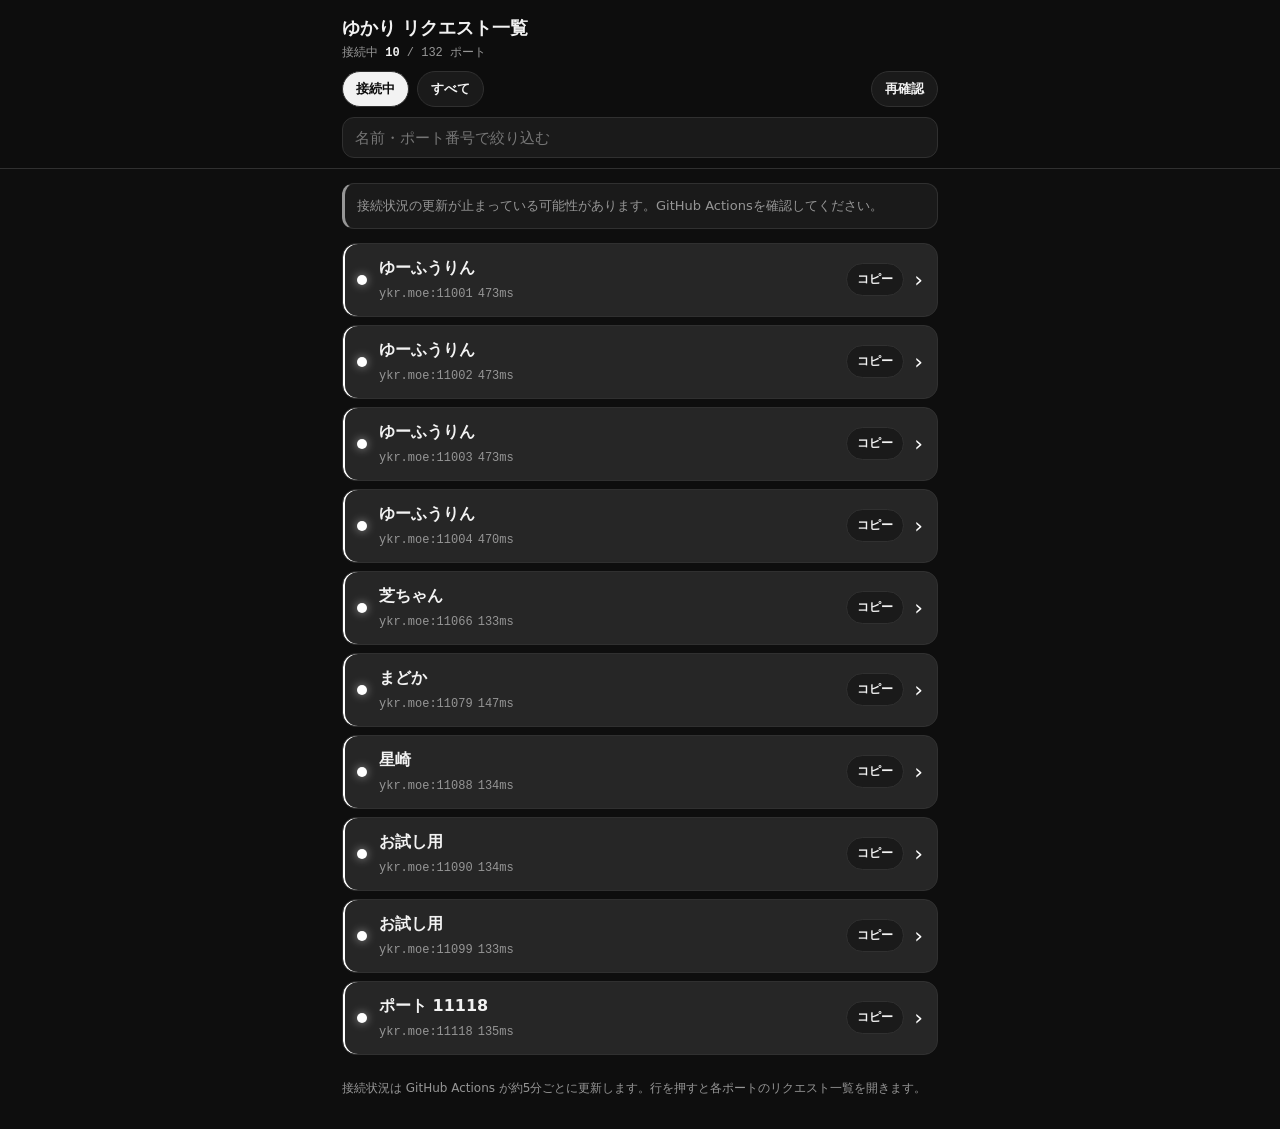
<file: yukari_ports.html>
<!DOCTYPE html>
<html lang="ja">
<head>
<meta charset="utf-8">
<meta name="viewport" content="width=device-width,initial-scale=1,viewport-fit=cover">
<meta name="color-scheme" content="dark">
<title>ゆかり リクエスト一覧 / 接続チェック</title>
<style>
:root{--bg:#0e0e0e;--panel:#1a1a1a;--panel2:#262626;--line:#303030;--text:#f2f2f2;--muted:#969696;--dead:#505050}
*{box-sizing:border-box}html,body{margin:0}body{background:var(--bg);color:var(--text);font-family:system-ui,-apple-system,"Yu Gothic",Meiryo,sans-serif;line-height:1.5;padding-bottom:32px}.wrap{max-width:620px;margin:auto;padding:0 12px}header{position:sticky;top:0;z-index:10;background:#0e0e0ee8;backdrop-filter:blur(10px);border-bottom:1px solid var(--line);padding-top:calc(14px + env(safe-area-inset-top))}h1{font-size:18px;margin:0}.summary{font:12px ui-monospace,monospace;color:var(--muted);margin:3px 0 10px}.summary b{color:var(--text)}.controls{display:flex;gap:8px;padding-bottom:10px}.controls button,.copy{border:1px solid var(--line);background:var(--panel);color:var(--text);border-radius:999px;padding:8px 13px;font-weight:700;cursor:pointer}.controls button[aria-pressed="true"]{background:var(--text);color:var(--bg)}#reload{margin-left:auto}.search{width:100%;margin-bottom:10px;padding:11px 12px;border:1px solid var(--line);border-radius:12px;background:var(--panel);color:var(--text);font-size:15px}.notice{margin-top:14px;padding:12px;border:1px solid var(--line);border-left:3px solid var(--muted);border-radius:12px;background:var(--panel);color:var(--muted);font-size:13px}ul{list-style:none;padding:0;margin:14px 0;display:flex;flex-direction:column;gap:8px}li{display:none}li.show{display:block}.row{position:relative;display:grid;grid-template-columns:12px 1fr auto auto;gap:10px;align-items:center;min-height:62px;padding:12px 14px;border:1px solid var(--line);border-radius:14px;background:var(--panel);box-shadow:inset 2px 0 var(--dead)}.hit{position:absolute;inset:0;z-index:1}.lamp{width:10px;height:10px;border-radius:50%;background:var(--dead)}.meta,.lamp,.arrow{position:relative;z-index:2;pointer-events:none}.name{font-weight:700}.addr,.diag{font:12px ui-monospace,monospace;color:var(--muted)}.copy{position:relative;z-index:3;padding:7px 10px;font-size:12px}.arrow{font-size:22px;color:var(--dead)}[data-status="online"] .row{background:var(--panel2);box-shadow:inset 2px 0 #fff}[data-status="online"] .lamp{background:#fff;box-shadow:0 0 10px #fff8}[data-status="online"] .arrow{color:#fff}[data-status="offline"] .row{opacity:.45}[data-status="offline"] .lamp{background:transparent;border:1px solid var(--dead)}.empty{text-align:center;color:var(--muted);margin:32px 0}footer{color:var(--muted);font-size:12px;margin-top:24px}
</style>
</head>
<body>
<header><div class="wrap"><h1>ゆかり リクエスト一覧</h1><p id="summary" class="summary">接続状況を取得中…</p><div class="controls"><button id="online" aria-pressed="true">接続中</button><button id="all" aria-pressed="false">すべて</button><button id="reload">再確認</button></div><input id="search" class="search" type="search" placeholder="名前・ポート番号で絞り込む"></div></header>
<main class="wrap"><div id="notice" class="notice" hidden></div><ul id="list"></ul><p id="empty" class="empty" hidden></p><footer>接続状況は GitHub Actions が約5分ごとに更新します。行を押すと各ポートのリクエスト一覧を開きます。</footer></main>
<script>
const CONFIG={host:'ykr.moe',ports:'11000-11130',path:'/requestlist_only.php',statusUrl:'./yukari-status.json',autoRefreshSec:30,staleAfterSec:900};
const OWNERS={
'11000-11009':'ゆーふうりん','11010-11015':'ぬこ','11021-11022':'成田','11024-11025':'スフィーナ','11026':'くろっかす','11028':'タマ兄','11030':'たち','10031':'フックン','11032-11035':'SHINTA','11036':'よしの','11037':'しょーきん','11038':'プリパライム','11040-11041':'ポケ鉄','11042-11043':'死神フィル','11044':'Mad Hatter','11045':'kuruani','11046':'火神','11047':'カボスSP＋','11048':'ぬー','11051-11055':'クロP','11056':'愁','11058':'すみた','11059':'つぼはち','11060':'れん','11061':'百合川','11062':'楽シャア','11063':'なぎ','11064':'naoo','11065':'あにょん','11066':'芝ちゃん','11067':'crom','11068':'けんしん','11069':'けんちぃ','11070-11071':'黒河','11072':'tokka-ta','11073':'コウ艦長','11074':'tukinowa','11075':'がいばー','11077':'v3','11078':'のんでるん','11079':'まどか','11080-11081':'ひろりん','11082':'ヤマテル','11083':'にいくら','11084-11086':'タカヒロ＆Lass','11087':'MiO','11088':'星崎','11089':'月代','11090-11100':'お試し用','11101':'えみち','11102':'るえ','11103':'ながし','11104':'MrN','11105':'ヤマテル（2つ目）','11106':'遠見塚','11107':'blueberry','11108':'コタ','11109':'姫','11110':'加古1','11111':'ひろ','11112':'Yang','11113':'悠季','11114':'うー','11115':'unop','11116':'ルッカ','11117':'hiro','11122':'みにゅ'};
const $=s=>document.querySelector(s);let entries=[],filter='online',query='',timer=null;
function range(v){const m=String(v).match(/^(\d+)(?:-(\d+))?$/);if(!m)return[];const a=+m[1],b=m[2]?+m[2]:a;return Array.from({length:Math.abs(b-a)+1},(_,i)=>Math.min(a,b)+i)}
function ownerMap(){const m=new Map();for(const[k,v]of Object.entries(OWNERS))for(const p of range(k))m.set(p,v);return m}
function build(){const owners=ownerMap(),ports=new Set(range(CONFIG.ports));owners.forEach((_,p)=>ports.add(p));return[...ports].sort((a,b)=>a-b).map(port=>({port,name:owners.get(port)||`ポート ${port}`,url:`http://${CONFIG.host}:${port}${CONFIG.path}`,status:'unknown',ms:null,error:''}))}
function render(){const list=$('#list');list.textContent='';for(const e of entries){const li=document.createElement('li');li.dataset.status=e.status;li.innerHTML=`<div class="row"><a class="hit" target="_blank" rel="noopener"></a><span class="lamp"></span><span class="meta"><span class="name"></span><br><span class="addr"></span> <span class="diag"></span></span><button class="copy">コピー</button><span class="arrow">›</span></div>`;li.querySelector('.hit').href=e.url;li.querySelector('.name').textContent=e.name;li.querySelector('.addr').textContent=`${CONFIG.host}:${e.port}`;li.querySelector('.copy').onclick=async()=>{try{await navigator.clipboard.writeText(e.url)}catch{} };e.el=li;list.append(li)}paint()}
function paint(){let live=0,shown=0;for(const e of entries){if(e.status==='online')live++;const hit=!query||(e.name+' '+e.port).toLowerCase().includes(query.toLowerCase());const visible=hit&&(e.status==='online'||e.status==='unknown'||filter==='all');e.el.dataset.status=e.status;e.el.classList.toggle('show',visible);e.el.style.order=(e.status==='online'?0:1000)+e.port;e.el.querySelector('.diag').textContent=e.ms==null?'':`${e.ms}ms`;if(visible)shown++}$('#summary').innerHTML=`接続中 <b>${live}</b> / ${entries.length} ポート`;$('#empty').hidden=shown>0;$('#empty').textContent=query?'該当する行はありません。':'現在接続中のポートはありません。'}
async function load(){const btn=$('#reload');btn.disabled=true;$('#summary').textContent='接続状況を取得中…';try{const u=new URL(CONFIG.statusUrl,location.href);u.searchParams.set('_',Date.now());const r=await fetch(u,{cache:'no-store'});if(!r.ok)throw new Error(`HTTP ${r.status}`);const data=await r.json(),map=new Map((data.ports||[]).map(x=>[Number(x.port),x]));for(const e of entries){const s=map.get(e.port);e.status=s?.online?'online':'offline';e.ms=Number.isFinite(Number(s?.ms))?Number(s.ms):null;e.error=s?.error||''}const age=data.checked_at?(Date.now()-new Date(data.checked_at))/1000:Infinity;$('#notice').hidden=age<=CONFIG.staleAfterSec;$('#notice').textContent='接続状況の更新が止まっている可能性があります。GitHub Actionsを確認してください。'}catch(err){$('#notice').hidden=false;$('#notice').textContent=`接続状況を取得できません。Actionsの「Check Yukari ports」を実行してください。（${err.message}）`}finally{btn.disabled=false;paint();clearTimeout(timer);timer=setTimeout(load,CONFIG.autoRefreshSec*1000)}}
$('#online').onclick=()=>{filter='online';$('#online').setAttribute('aria-pressed','true');$('#all').setAttribute('aria-pressed','false');paint()};$('#all').onclick=()=>{filter='all';$('#online').setAttribute('aria-pressed','false');$('#all').setAttribute('aria-pressed','true');paint()};$('#reload').onclick=load;$('#search').oninput=e=>{query=e.target.value;paint()};entries=build();render();load();
</script>
</body>
</html>
</file>
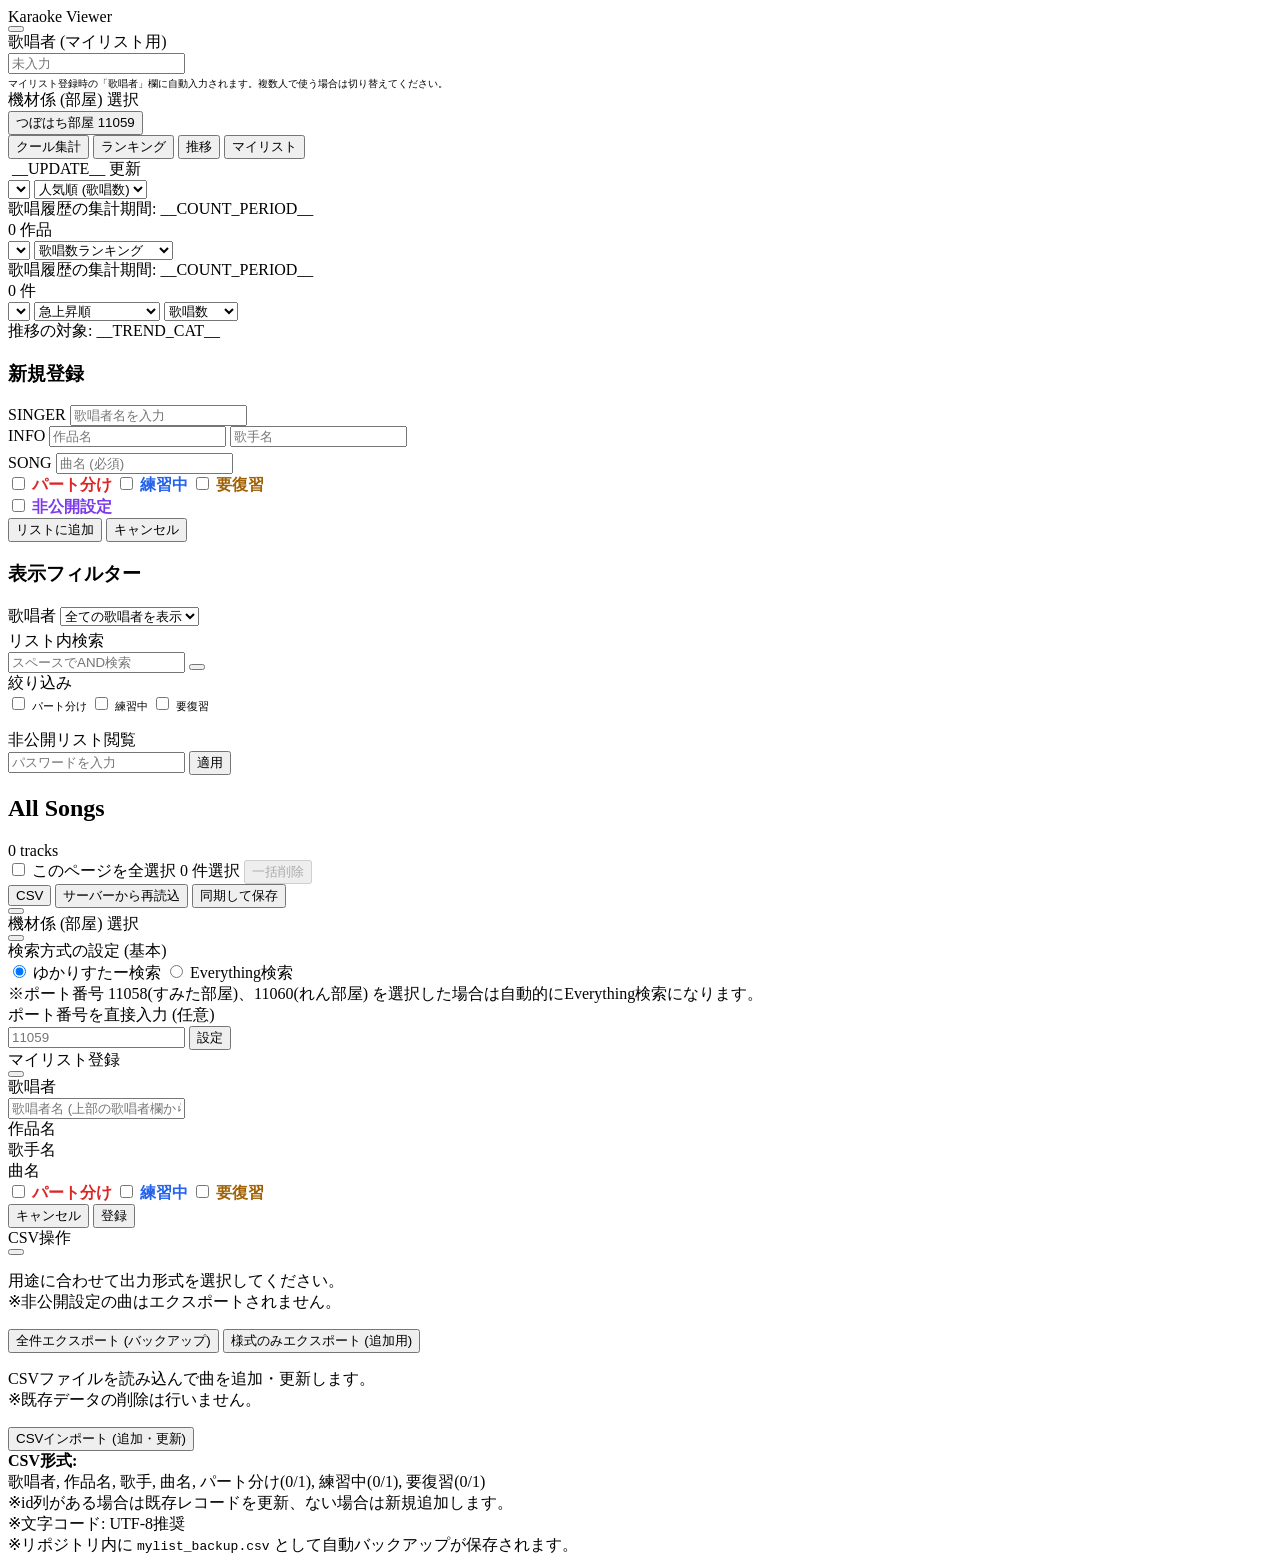
<file: viewer_template/body.html>
<body>

<div class="app-header">
  <div class="brand">Karaoke Viewer</div>
  <button class="theme-toggle" id="themeToggle" type="button" title="ダークモード切替" aria-label="ダークモード切替"><i class="fas fa-moon"></i></button>
</div>

<div class="viewer-top-cards">
  <div class="viewer-top-card">
    <div class="ico"><i class="fas fa-user"></i></div>
    <div style="flex:1;min-width:0">
      <div class="lbl">歌唱者 (マイリスト用)</div>
      <input type="text" id="viewerSinger" placeholder="未入力">
      <div style="font-size:10px;color:var(--text-mute);margin-top:3px;line-height:1.3">マイリスト登録時の「歌唱者」欄に自動入力されます。複数人で使う場合は切り替えてください。</div>
    </div>
  </div>
  <div class="viewer-top-card">
    <div class="ico" style="background:var(--green-bg);color:var(--green)"><i class="fas fa-desktop"></i></div>
    <div style="flex:1;min-width:0">
      <div class="lbl">機材係 (部屋) 選択</div>
      <button type="button" class="room-pick-btn" id="roomPickBtn">
        <span id="roomPickLabel">つぼはち部屋</span>
        <span class="room-pick-port" id="roomPickPort">11059</span>
      </button>
    </div>
  </div>
</div>

<div class="tabs-wrap">
  <div class="tabs">
    <button class="tab-btn active" data-tab="cool"><i class="far fa-clock"></i> クール集計</button>
    <button class="tab-btn" data-tab="ranking"><i class="fas fa-trophy"></i> ランキング</button>
    <button class="tab-btn" data-tab="trend"><i class="fas fa-chart-line"></i> 推移</button>
    <button class="tab-btn" data-tab="mylist"><i class="fas fa-bookmark"></i> マイリスト</button>
  </div>
</div>

<div class="update-line"><i class="far fa-clock" style="margin-right:4px"></i><span id="updateLine">__UPDATE__ 更新</span></div>

<!-- Cool -->
<div class="tab-content active" id="tab-cool">
  <div class="tab-toolbar">
    <div class="toolbar-row">
      <select class="pill-select" id="coolCat" aria-label="集計クール"></select>
      <select class="pill-select" id="coolSort">
        <option value="user">人気順 (人数)</option>
        <option value="count" selected>人気順 (歌唱数)</option>
        <option value="name">作品名順</option>
        <option value="created">作成数順</option>
      </select>
    </div>
  </div>
  <div class="season-note">歌唱履歴の集計期間: __COUNT_PERIOD__</div>
  <div class="count-line"><i class="far fa-bookmark"></i><span id="coolCount">0</span> 作品</div>
  <div id="coolList"></div>
</div>

<!-- Ranking -->
<div class="tab-content" id="tab-ranking">
  <div class="tab-toolbar">
    <div class="toolbar-row">
      <select class="pill-select" id="rankCat" aria-label="ランキングのクール"></select>
      <select class="pill-select" id="rankMode">
        <option value="count">歌唱数ランキング</option>
        <option value="user">歌唱人数ランキング</option>
      </select>
    </div>
  </div>
  <div class="season-note">歌唱履歴の集計期間: __COUNT_PERIOD__</div>
  <div class="count-line"><i class="fas fa-list-ol"></i><span id="rankCount">0</span> 件</div>
  <div id="rankList"></div>
</div>

<!-- Trend -->
<div class="tab-content" id="tab-trend">
  <div class="tab-toolbar">
    <div class="toolbar-row">
      <select class="pill-select" id="trendPeriod"></select>
      <select class="pill-select" id="trendSort">
        <option value="surge">急上昇順</option>
        <option value="new">新規ランクイン順</option>
        <option value="max">最大伸び順</option>
      </select>
      <select class="pill-select" id="trendMode">
        <option value="count">歌唱数</option>
        <option value="user">歌唱人数</option>
      </select>
    </div>
  </div>
  <div class="season-note">推移の対象: __TREND_CAT__</div>
  <div id="trendBody"></div>
</div>

<!-- Mylist -->
<div class="tab-content" id="tab-mylist">
  <div class="ml-layout">
    <div class="ml-side">
      <!-- Input form -->
      <div class="ml-card" id="mlFormCard">
        <h3><i class="fas fa-plus" id="mlFormIcon"></i> <span id="mlFormTitle">新規登録</span></h3>
        <div class="ml-field">
          <label>SINGER</label>
          <input type="text" id="mlInputSinger" placeholder="歌唱者名を入力">
        </div>
        <div class="ml-field">
          <label>INFO</label>
          <input type="text" id="mlInputWork" placeholder="作品名" style="margin-bottom:6px">
          <input type="text" id="mlInputArtist" placeholder="歌手名">
        </div>
        <div class="ml-field">
          <label>SONG</label>
          <input type="text" id="mlInputSong" class="song" placeholder="曲名 (必須)">
        </div>
        <div class="ml-checks">
          <label><input type="checkbox" id="mlInputPart"> <span style="color:#dc2626;font-weight:700">パート分け</span></label>
          <label><input type="checkbox" id="mlInputPrac"> <span style="color:#2563eb;font-weight:700">練習中</span></label>
          <label><input type="checkbox" id="mlInputRev"> <span style="color:#a16207;font-weight:700">要復習</span></label>
        </div>
        <div class="ml-private-row">
          <div class="ml-checks">
            <label><input type="checkbox" id="mlInputPrivate"> <span style="color:#7c3aed;font-weight:700">非公開設定</span></label>
          </div>
          <div id="mlPrivatePwWrap" style="display:none;margin-top:6px">
            <input type="text" id="mlInputPw" placeholder="閲覧用パスワードを設定" style="width:100%;padding:7px 10px;border:1px solid var(--border);border-radius:8px;font-size:12px;background:var(--bg);color:var(--text);outline:none">
          </div>
        </div>
        <button class="ml-submit-btn" id="mlSubmitBtn">リストに追加</button>
        <button class="ml-cancel-btn" id="mlCancelBtn">キャンセル</button>
      </div>

      <!-- Filter -->
      <div class="ml-card">
        <h3><i class="fas fa-sliders"></i> 表示フィルター</h3>
        <div class="ml-field">
          <label>歌唱者</label>
          <select id="mlSingerSelect">
            <option value="ALL">全ての歌唱者を表示</option>
          </select>
          <div style="text-align:right;font-size:10px;color:var(--text-mute);margin-top:4px" id="mlSingerCount"></div>
        </div>
        <div class="ml-field">
          <label>リスト内検索</label>
          <div class="ml-search-wrap">
            <input type="text" id="mlSearchInput" placeholder="スペースでAND検索">
            <button class="ml-search-btn" id="mlSearchBtn"><i class="fas fa-search"></i></button>
          </div>
        </div>
        <div class="ml-field">
          <label>絞り込み</label>
          <div class="ml-checks">
            <label><input type="checkbox" id="mlFilterPart"> <span style="font-size:11px">パート分け</span></label>
            <label><input type="checkbox" id="mlFilterPrac"> <span style="font-size:11px">練習中</span></label>
            <label><input type="checkbox" id="mlFilterRev"> <span style="font-size:11px">要復習</span></label>
          </div>
        </div>
        <div class="ml-field" style="border-top:1px dashed var(--border);padding-top:10px;margin-top:6px">
          <label>非公開リスト閲覧</label>
          <div class="ml-search-wrap">
            <input type="password" id="mlViewPw" placeholder="パスワードを入力">
            <button class="ml-search-btn" id="mlViewPwApply">適用</button>
          </div>
        </div>
      </div>
    </div>

    <!-- Main list -->
    <div class="ml-main-card">
      <div class="ml-toolbar">
        <h2><i class="fas fa-list-music" id="mlListIcon"></i> <span id="mlListTitle">All Songs</span></h2>
        <div class="count" id="mlListCount">0 tracks</div>
      </div>
      <div class="ml-bulkbar" id="mlBulkBar">
        <label><input type="checkbox" id="mlBulkAll"> このページを全選択</label>
        <span class="ml-bulk-spacer"></span>
        <span class="ml-bulk-count" id="mlBulkCount">0 件選択</span>
        <button class="ml-bulk-del" id="mlBulkDelBtn" disabled><i class="fas fa-trash"></i> 一括削除</button>
      </div>
      <div class="ml-list" id="mlList"></div>
      <div class="ml-pager" id="mlPager"></div>
    </div>
  </div>
  <div class="ml-footer">
    <div class="ml-status" id="mlStatus"></div>
    <div class="ml-footer-btns">
      <button class="ml-fbtn" id="mlCsvBtn"><i class="fas fa-file-csv"></i> CSV</button>
      <button class="ml-fbtn" id="mlReloadBtn" title="サーバー上の最新データを再取得"><i class="fas fa-cloud-download-alt"></i> サーバーから再読込</button>
      <button class="ml-fbtn primary" id="mlSyncBtn"><i class="fas fa-cloud-upload-alt"></i> 同期して保存</button>
    </div>
  </div>
</div>

<!-- Existing singer modal -->
<div class="modal-overlay" id="modalOverlay">
  <div class="modal">
    <div class="modal-head">
      <div class="ttl" id="modalTitle"></div>
      <button class="modal-close" onclick="closeModal()"><i class="fas fa-times"></i></button>
    </div>
    <div class="modal-body" id="modalBody"></div>
  </div>
</div>

<!-- Room selection modal -->
<div class="room-modal-overlay" id="roomModalOverlay">
  <div class="room-modal">
    <div class="room-modal-head">
      <div class="ttl"><i class="fas fa-desktop"></i> 機材係 (部屋) 選択</div>
      <button class="room-modal-close" id="roomModalClose"><i class="fas fa-times"></i></button>
    </div>
    <div class="room-modal-body">
      <div class="room-modal-section">
        <div class="room-modal-label">検索方式の設定 (基本)</div>
        <div class="room-search-mode">
          <label><input type="radio" name="rmSearchType" value="ykr" checked> ゆかりすたー検索</label>
          <label><input type="radio" name="rmSearchType" value="eve"> Everything検索</label>
        </div>
        <div class="room-modal-note">※ポート番号 11058(すみた部屋)、11060(れん部屋) を選択した場合は自動的にEverything検索になります。</div>
      </div>
      <div class="room-modal-section">
        <div class="room-modal-label">ポート番号を直接入力 (任意)</div>
        <div class="room-port-input-wrap">
          <input type="number" id="roomPortInput" class="room-port-input" placeholder="11059">
          <button class="room-port-set-btn" id="roomPortSet">設定</button>
        </div>
      </div>
      <div class="room-grid-buttons" id="roomGridBtns"></div>
    </div>
  </div>
</div>

<!-- Mylist register modal (from cool/ranking/trend rows) -->
<div class="room-modal-overlay" id="mlRegOverlay">
  <div class="room-modal mlreg-modal">
    <div class="room-modal-head">
      <div class="ttl" style="color:var(--accent)"><i class="fas fa-bookmark"></i> マイリスト登録</div>
      <button class="room-modal-close" id="mlRegClose"><i class="fas fa-times"></i></button>
    </div>
    <div class="room-modal-body">
      <div class="mlreg-row">
        <div class="lbl">歌唱者</div>
        <input type="text" id="mlRegSinger" placeholder="歌唱者名 (上部の歌唱者欄から自動入力)">
      </div>
      <div class="mlreg-row">
        <div class="lbl">作品名</div>
        <div class="val" id="mlRegWork"></div>
      </div>
      <div class="mlreg-row">
        <div class="lbl">歌手名</div>
        <div class="val" id="mlRegArtist"></div>
      </div>
      <div class="mlreg-row">
        <div class="lbl">曲名</div>
        <div class="val" id="mlRegSong" style="font-weight:700"></div>
      </div>
      <div class="mlreg-checks">
        <label><input type="checkbox" id="mlRegPart"> <span style="color:#dc2626;font-weight:700">パート分け</span></label>
        <label><input type="checkbox" id="mlRegPrac"> <span style="color:#2563eb;font-weight:700">練習中</span></label>
        <label><input type="checkbox" id="mlRegRev"> <span style="color:#a16207;font-weight:700">要復習</span></label>
      </div>
      <div class="mlreg-actions">
        <button class="mlreg-cancel" id="mlRegCancel">キャンセル</button>
        <button class="mlreg-submit" id="mlRegSubmit"><i class="fas fa-bookmark"></i> 登録</button>
      </div>
    </div>
  </div>
</div>

<!-- CSV modal (mylist) -->
<div class="room-modal-overlay" id="mlCsvOverlay">
  <div class="room-modal csv-modal">
    <div class="room-modal-head">
      <div class="ttl" style="color:var(--green)"><i class="fas fa-file-csv"></i> CSV操作</div>
      <button class="room-modal-close" id="mlCsvClose"><i class="fas fa-times"></i></button>
    </div>
    <div class="room-modal-body csv-modal-body">
      <p>用途に合わせて出力形式を選択してください。<br>※非公開設定の曲はエクスポートされません。</p>
      <button class="csv-modal-btn outline" id="mlCsvExportAll"><i class="fas fa-download"></i> 全件エクスポート (バックアップ)</button>
      <button class="csv-modal-btn outline-gray" id="mlCsvExportTpl"><i class="fas fa-file"></i> 様式のみエクスポート (追加用)</button>
      <div class="csv-modal-divider"></div>
      <p>CSVファイルを読み込んで曲を追加・更新します。<br>※既存データの削除は行いません。</p>
      <button class="csv-modal-btn solid" id="mlCsvImportBtn"><i class="fas fa-upload"></i> CSVインポート (追加・更新)</button>
      <input type="file" id="mlImportCsvModal" accept=".csv" style="display:none">
      <div class="csv-format-note">
        <strong>CSV形式:</strong><br>
        歌唱者, 作品名, 歌手, 曲名, パート分け(0/1), 練習中(0/1), 要復習(0/1)<br>
        ※id列がある場合は既存レコードを更新、ない場合は新規追加します。<br>
        ※文字コード: UTF-8推奨<br>
        ※リポジトリ内に <code>mylist_backup.csv</code> として自動バックアップが保存されます。
      </div>
    </div>
  </div>
</div>

<!-- Custom dialog (alert/confirm) -->
<div class="cd-overlay" id="cdOverlay">
  <div class="cd-dialog">
    <div class="msg" id="cdMsg"></div>
    <div class="cd-actions" id="cdActions"></div>
  </div>
</div>
</file>
